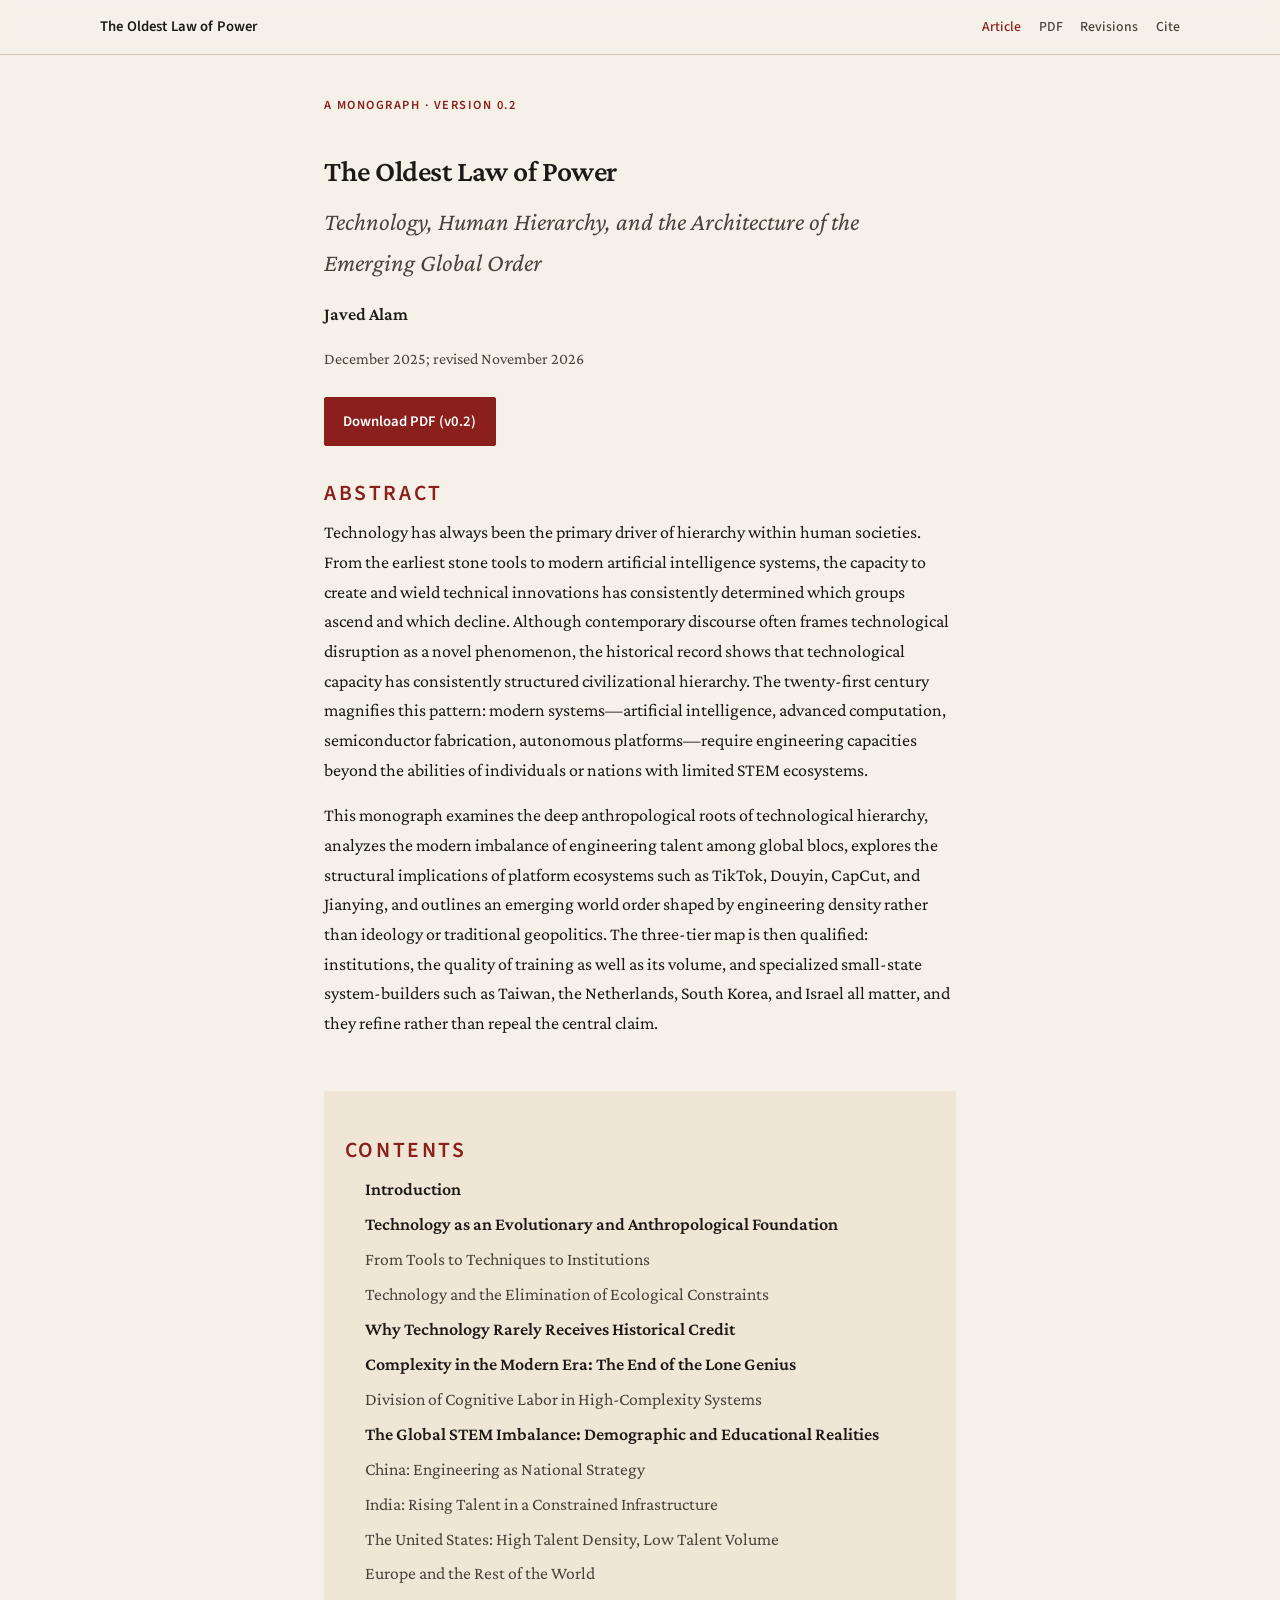
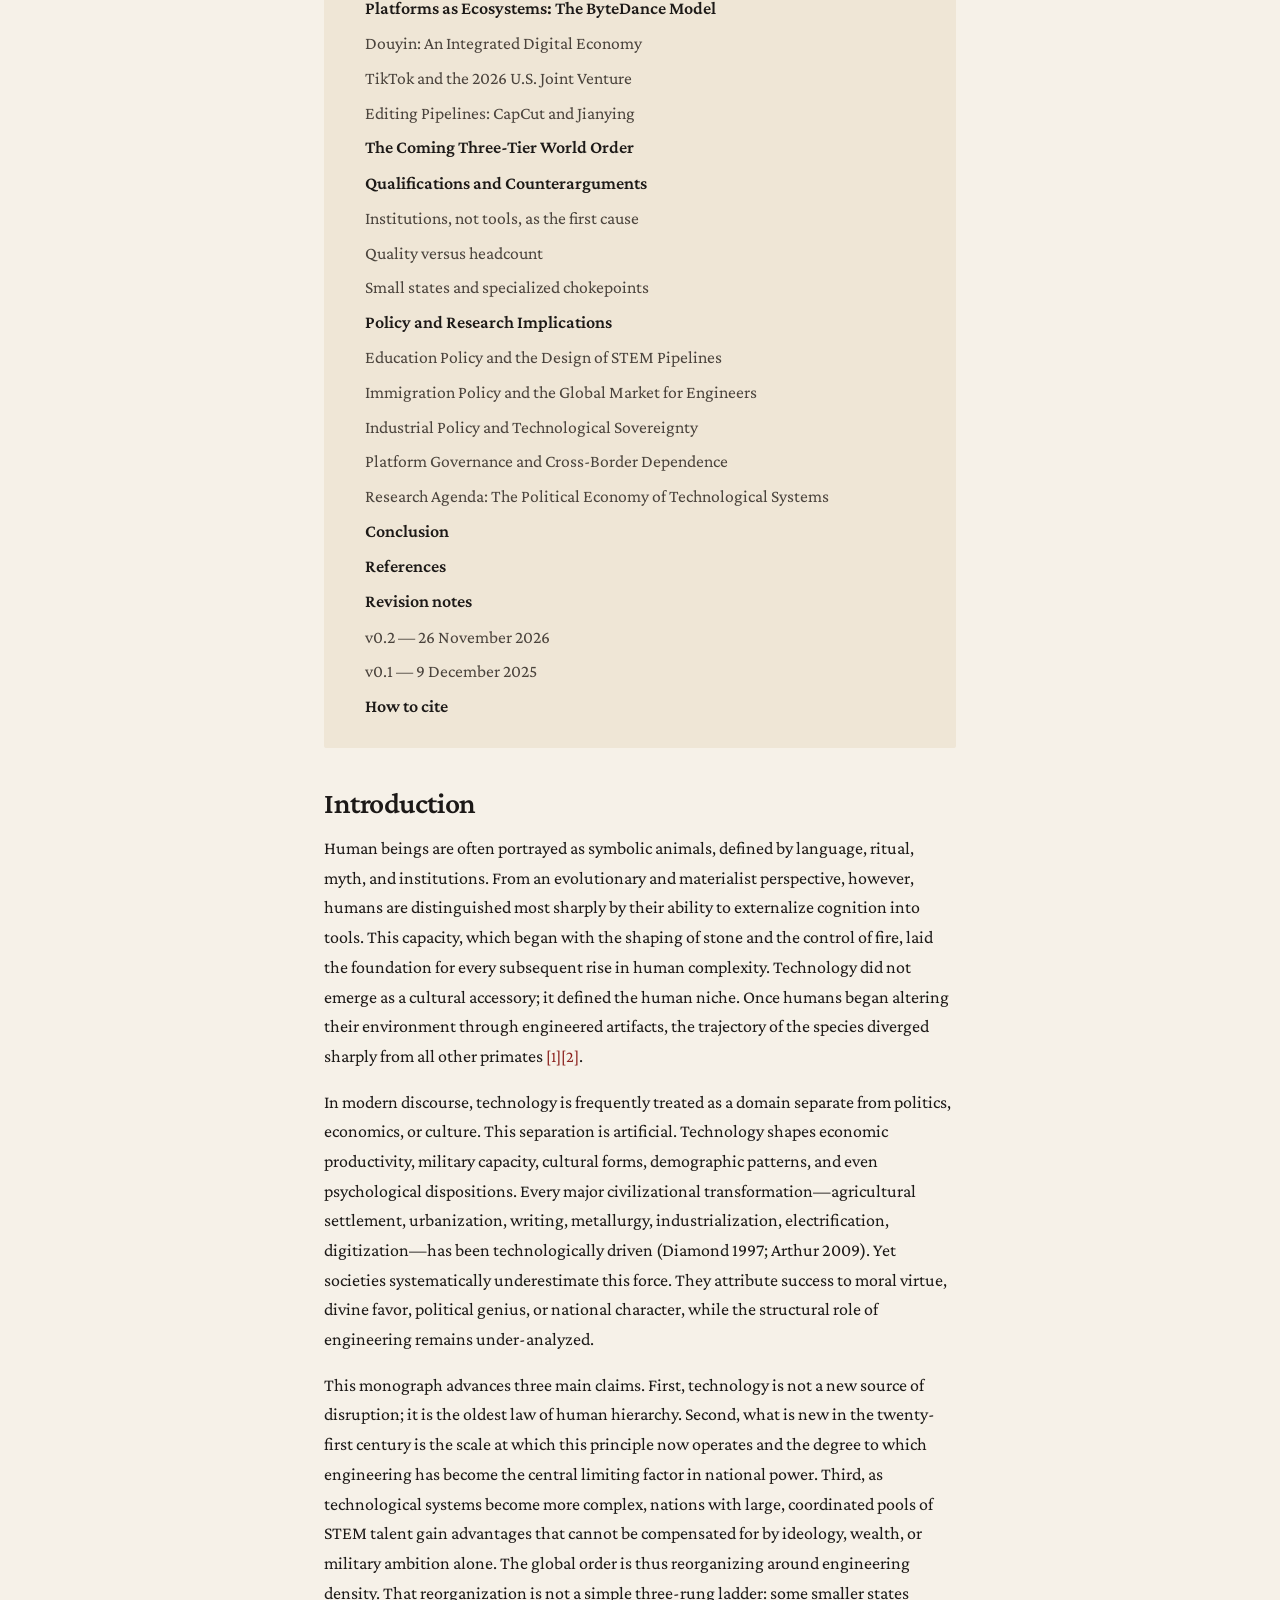
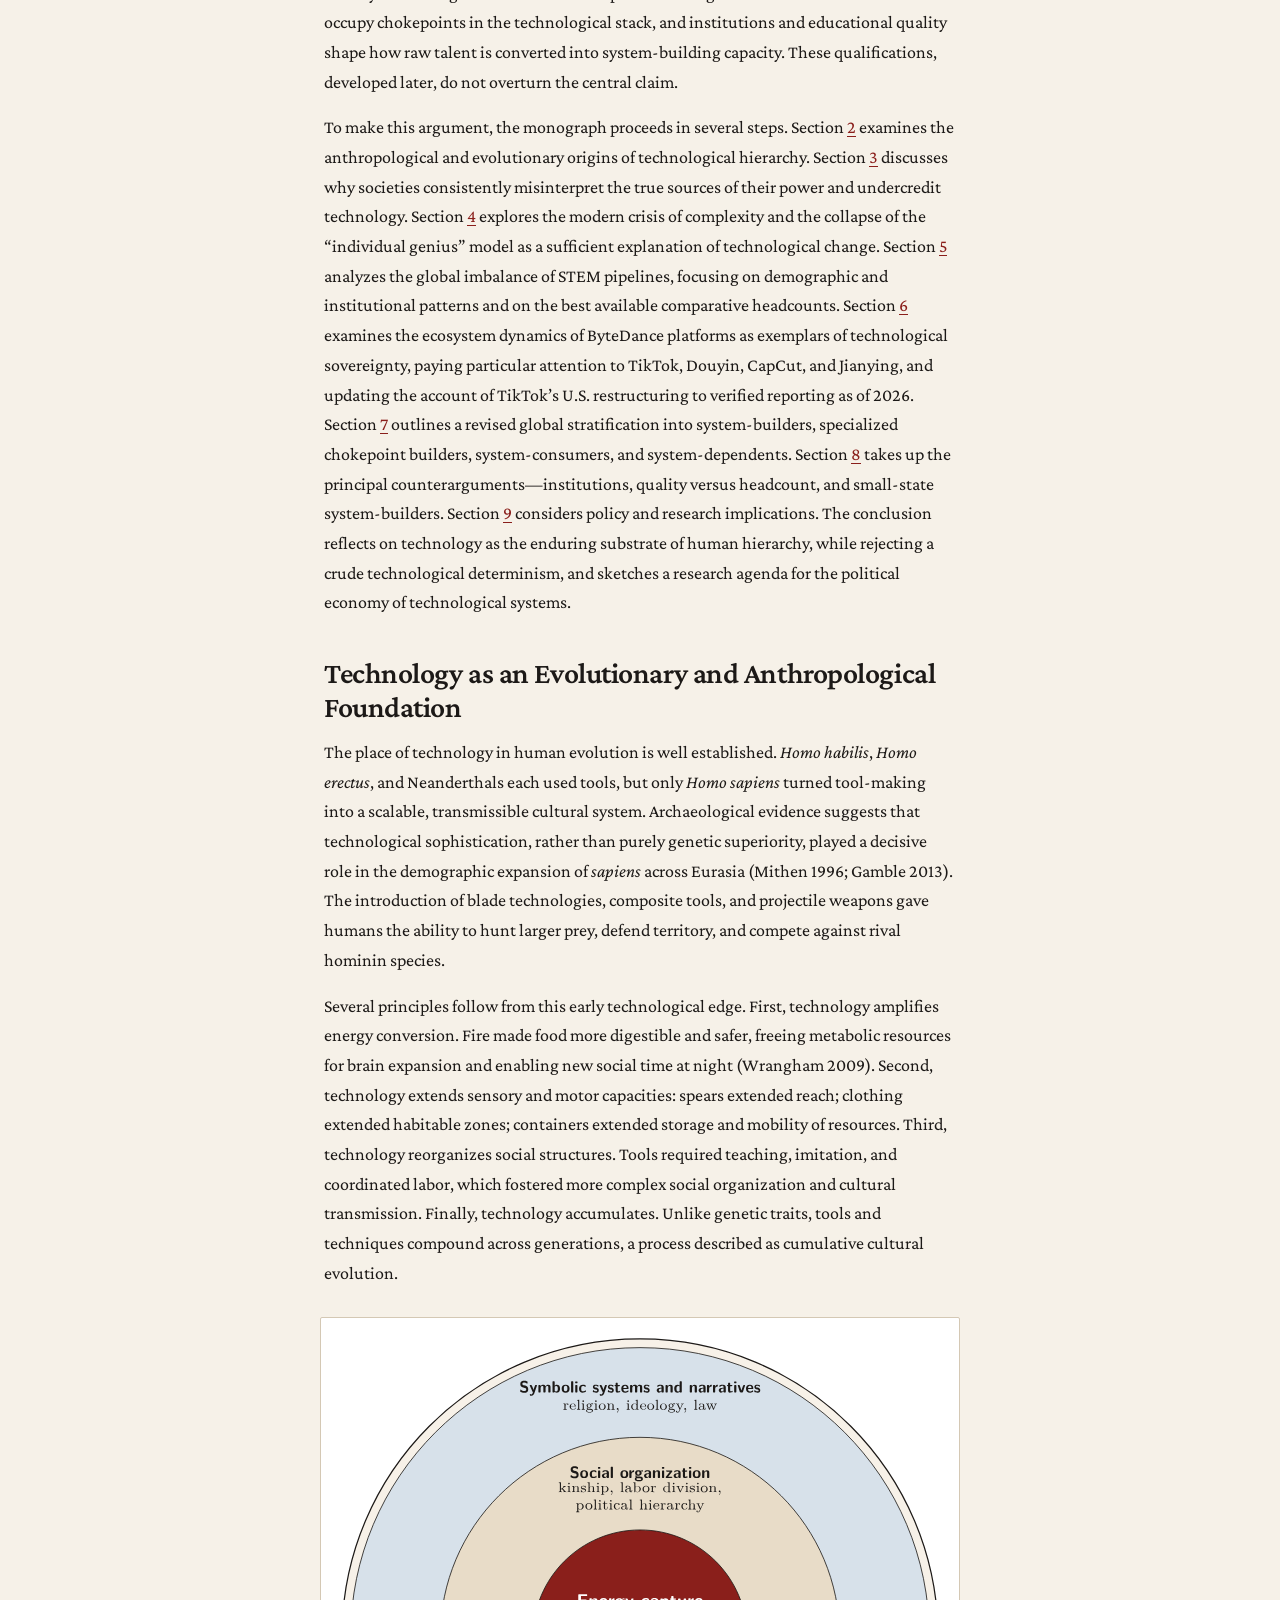
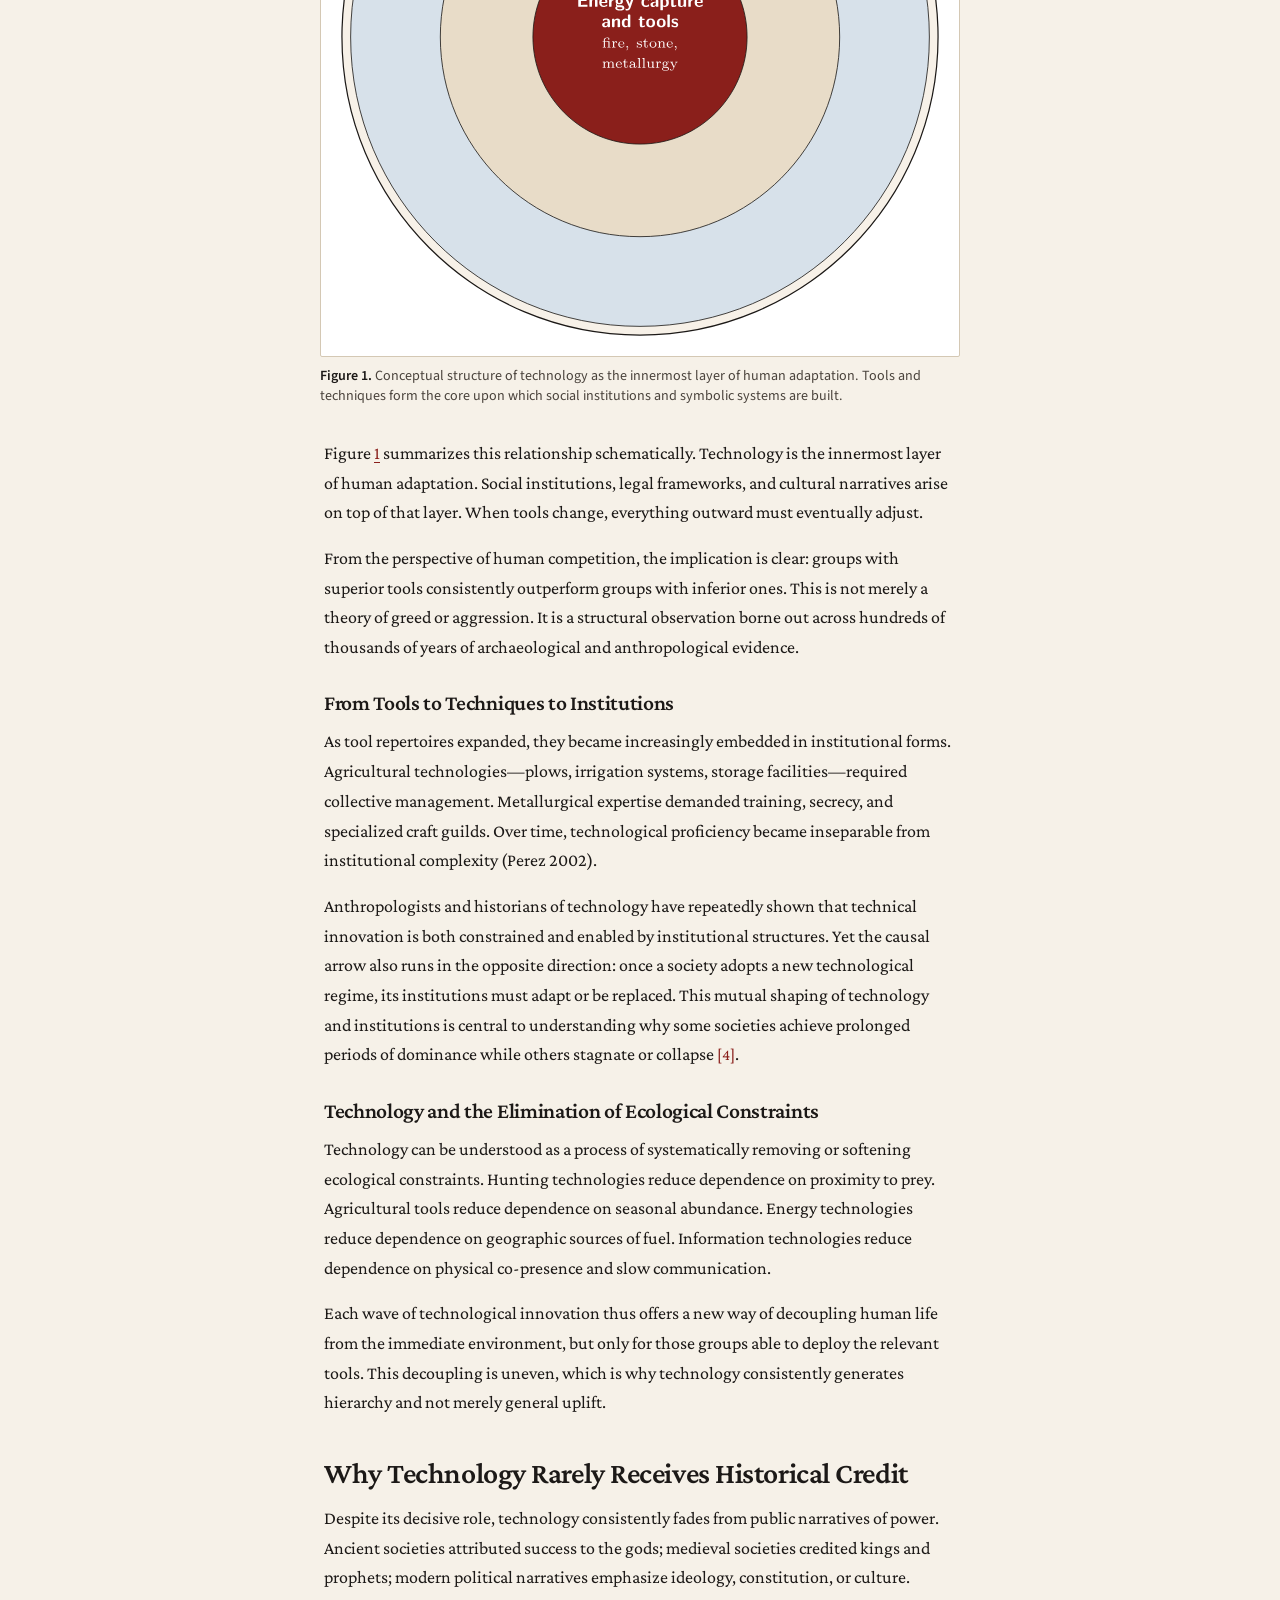
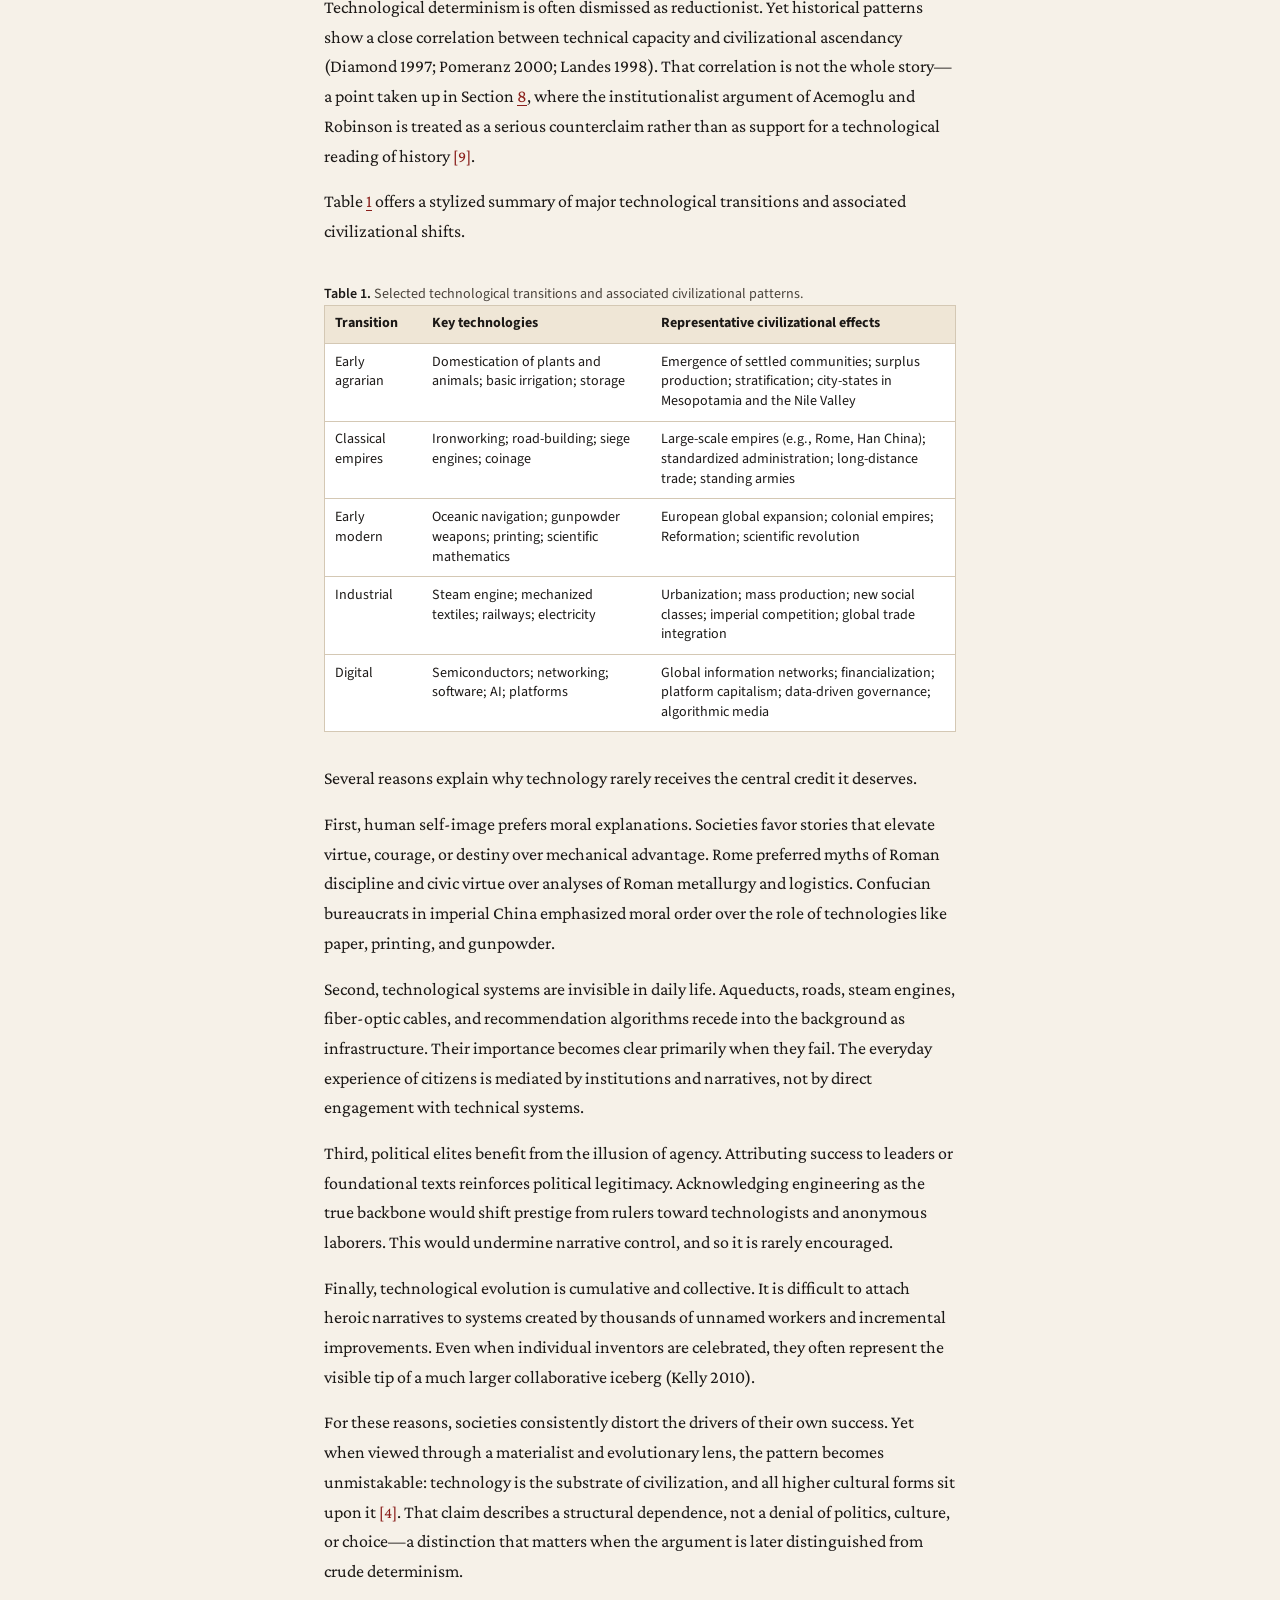
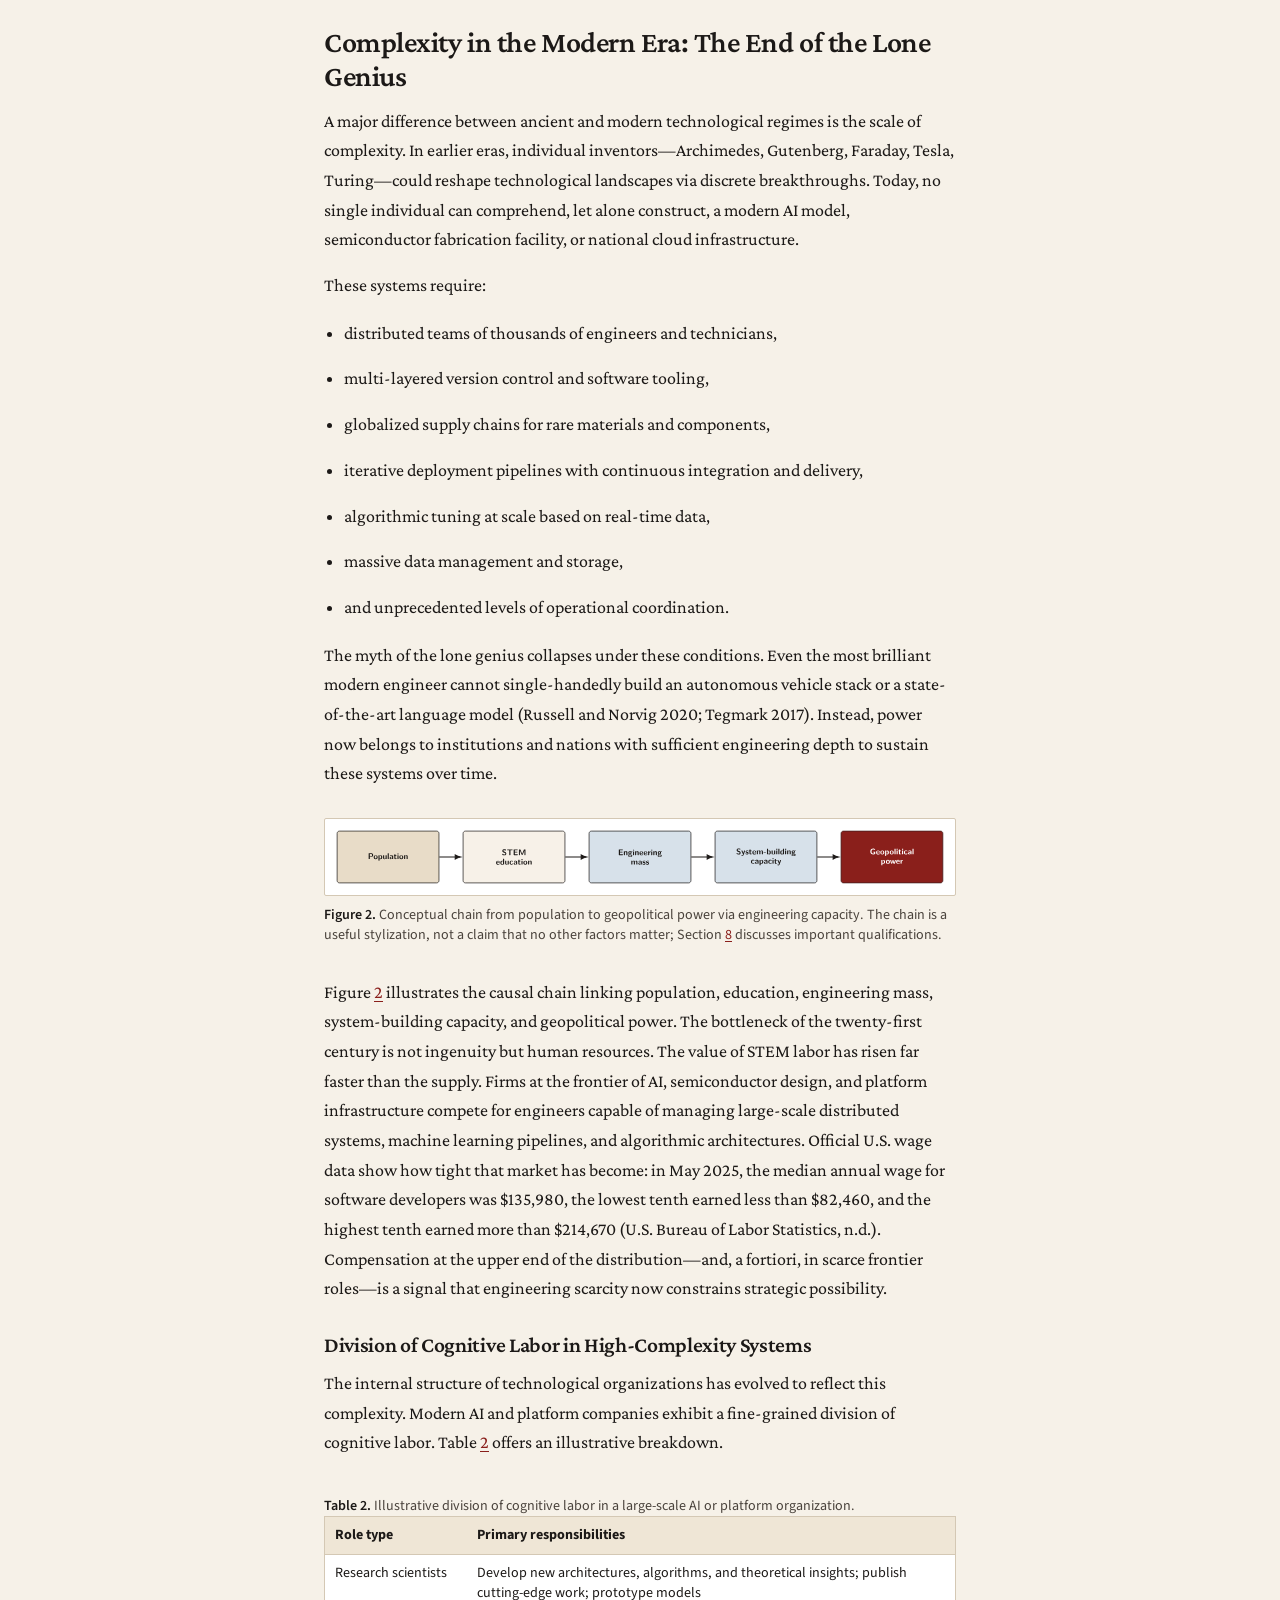
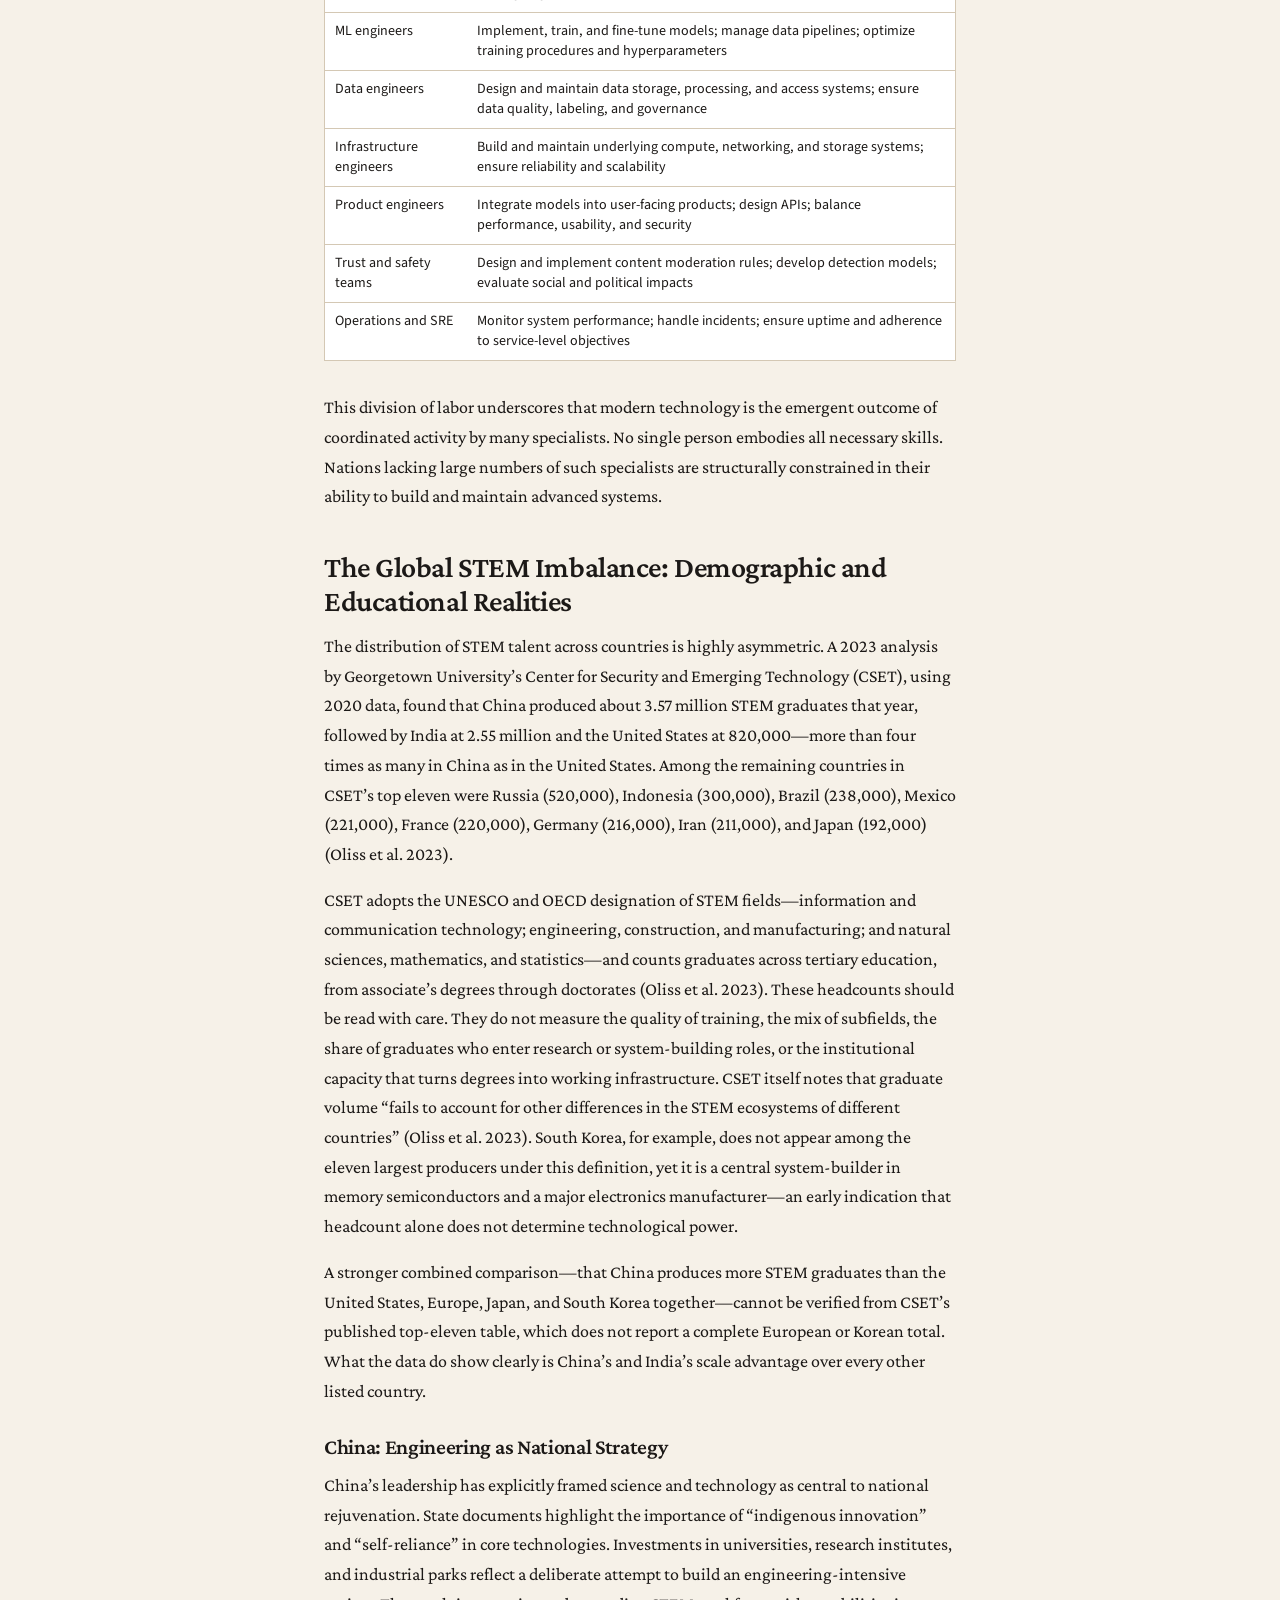
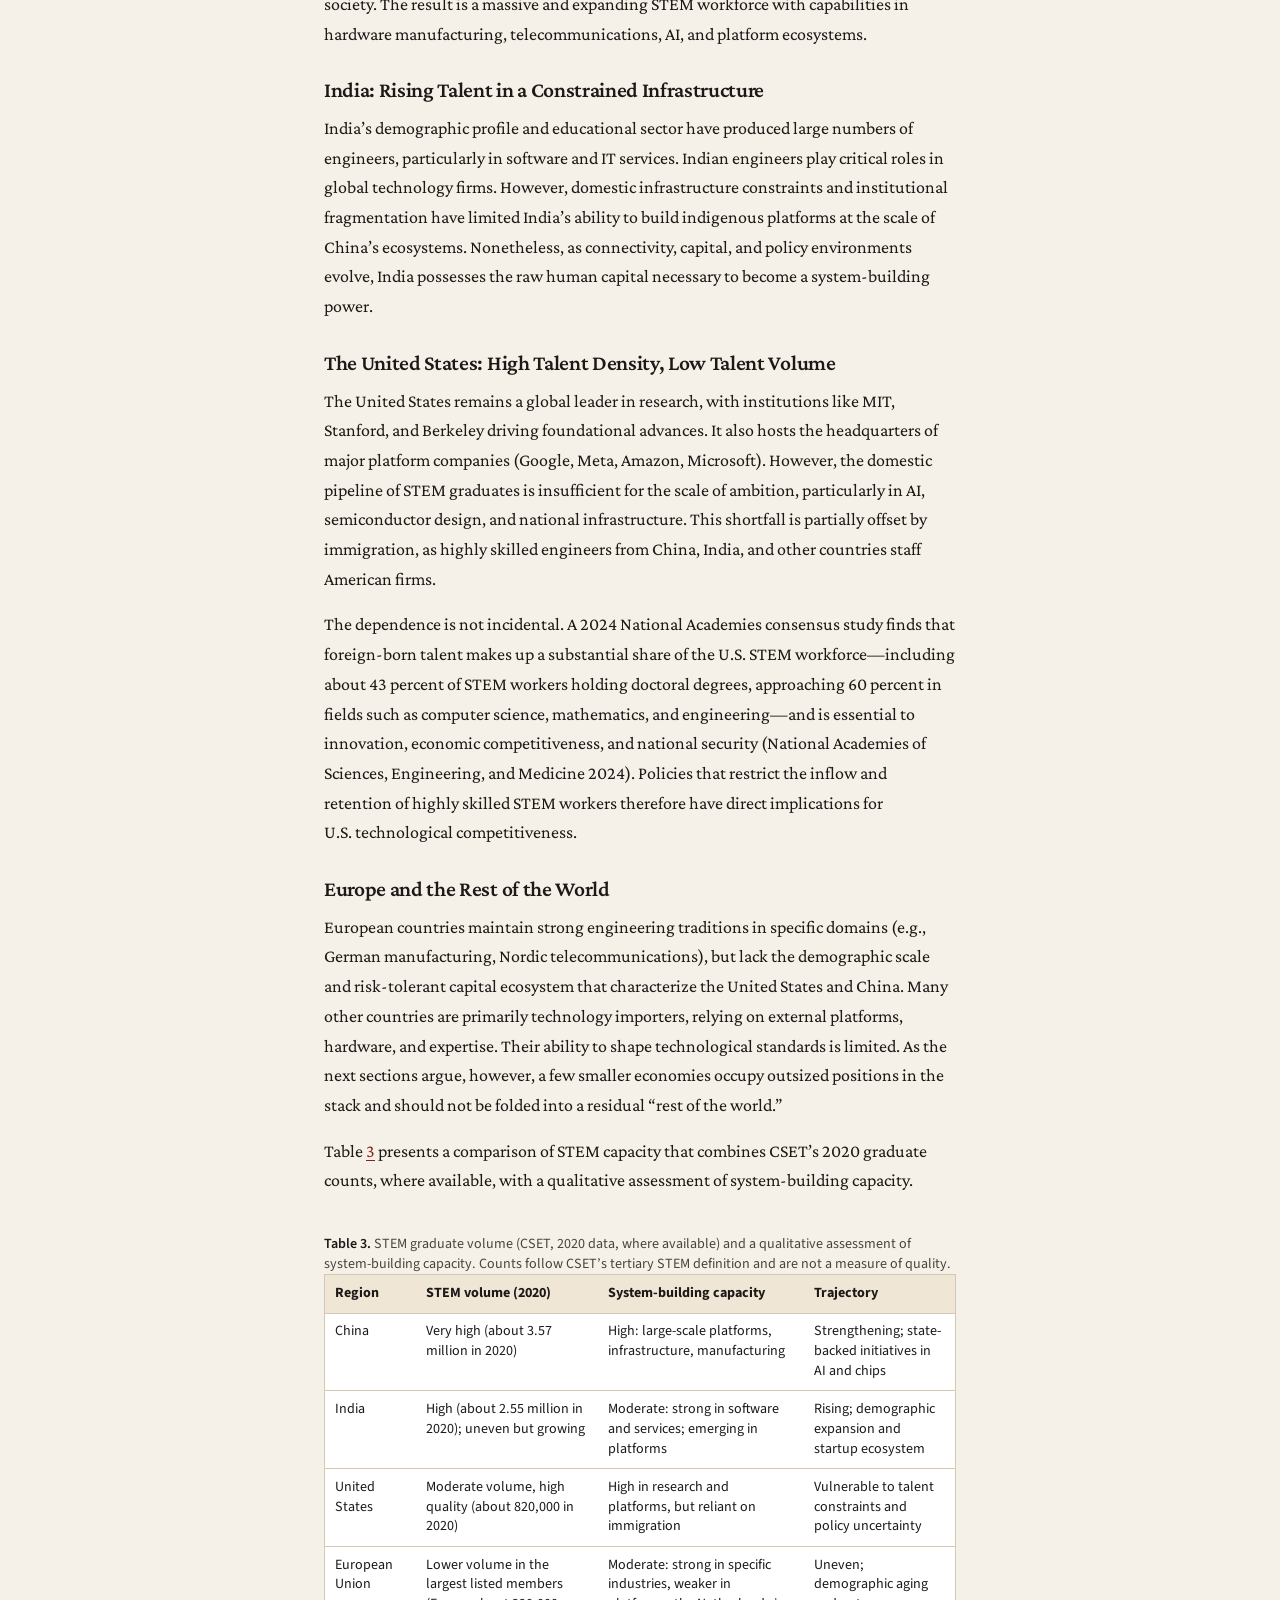
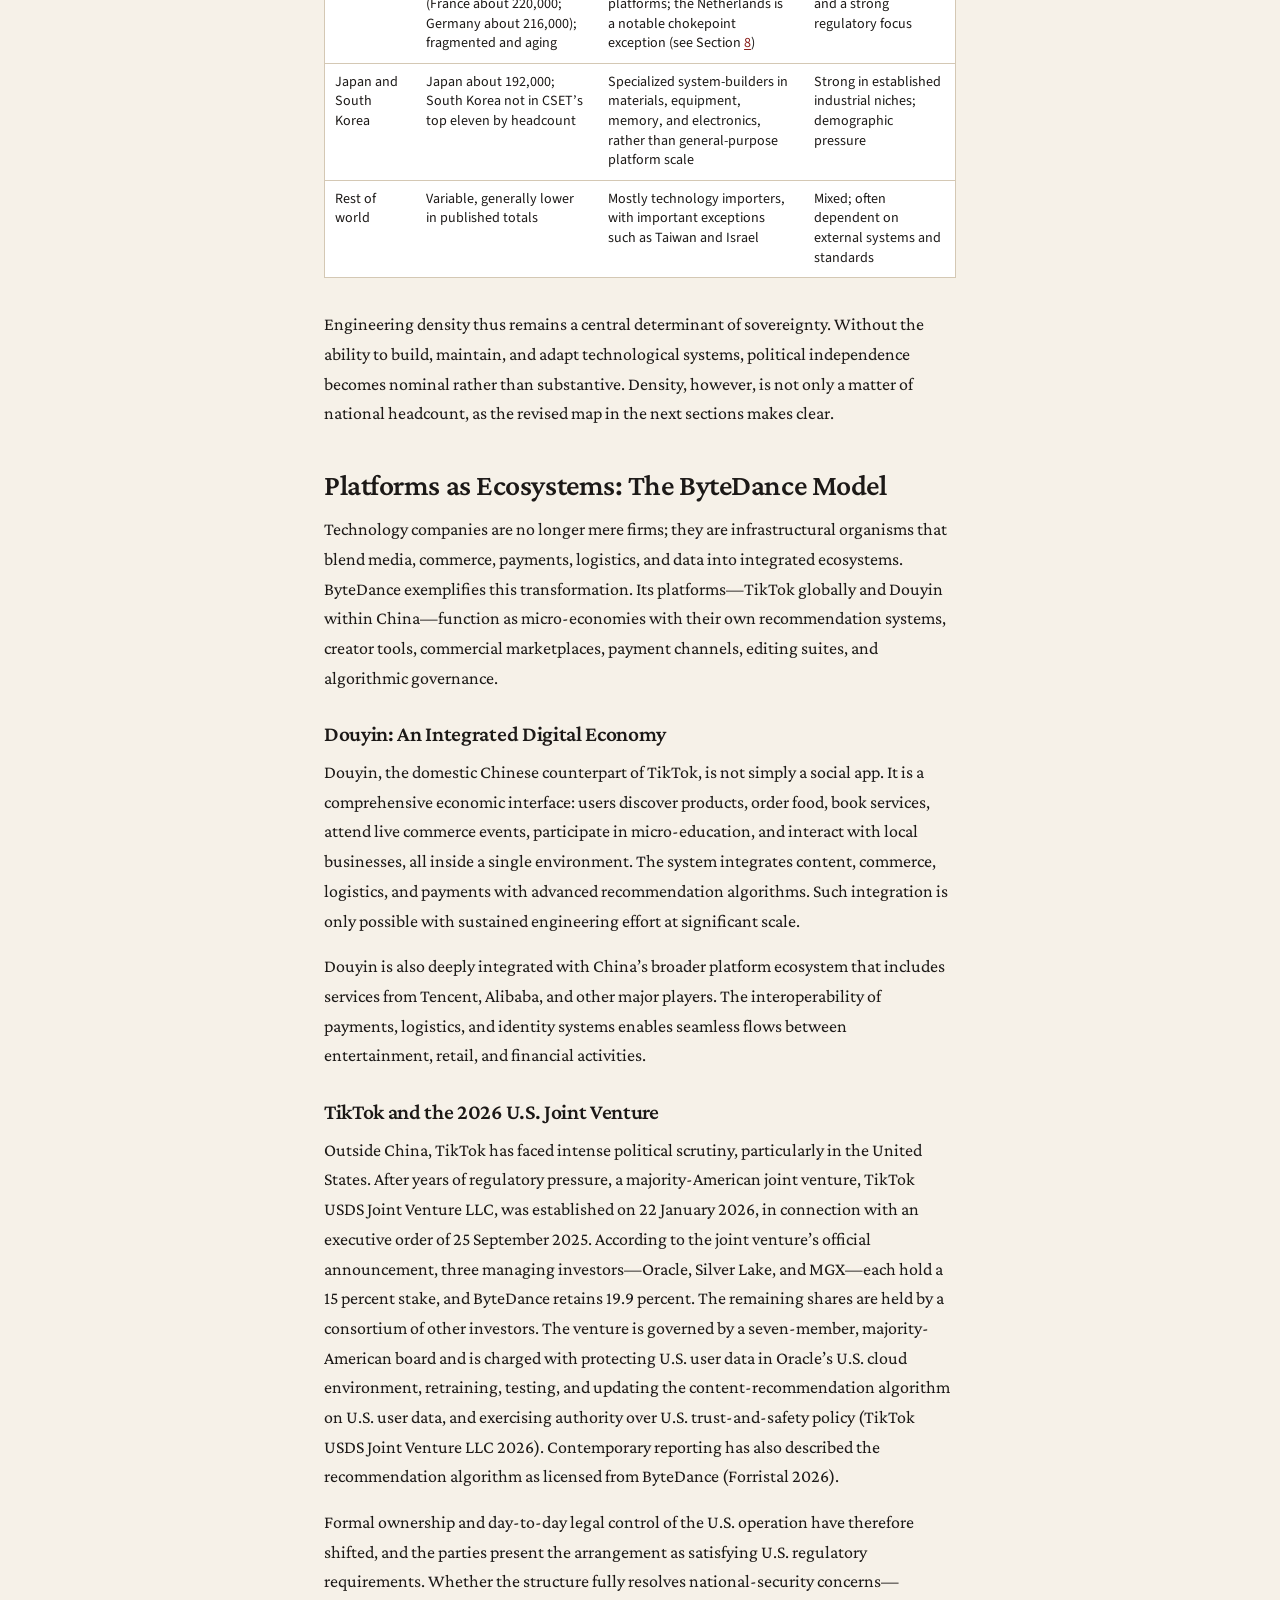
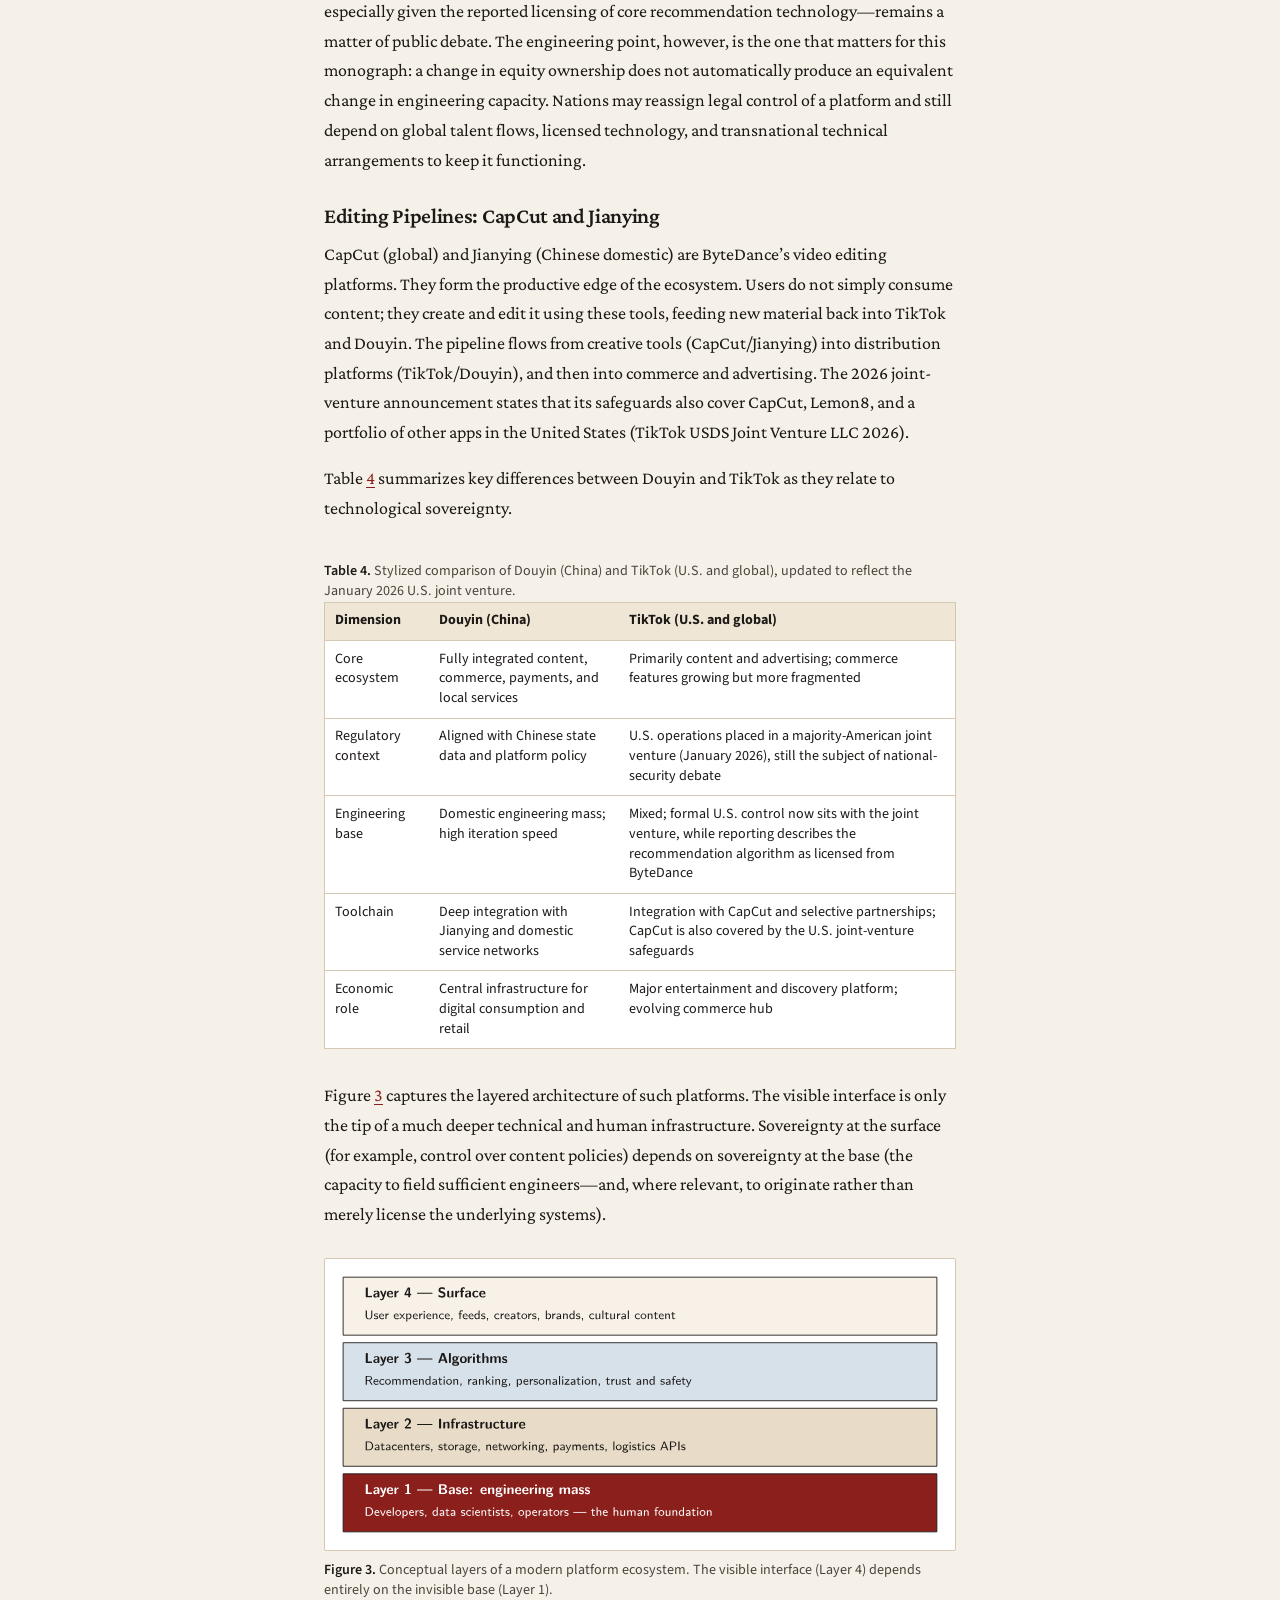
<file: docs/index.html>
<!DOCTYPE html>
<html lang="en">
<head>
  <meta charset="utf-8" />
  <meta name="viewport" content="width=device-width, initial-scale=1" />
  <title>The Oldest Law of Power — Javed Alam</title>
  <meta name="description" content="A monograph on how engineering capacity shapes human hierarchy and the emerging global order, by Javed Alam. Version 0.2." />
  <meta name="author" content="Javed Alam" />
  <meta property="og:title" content="The Oldest Law of Power: Technology, Human Hierarchy, and the Architecture of the Emerging Global Order" />
  <meta property="og:description" content="A monograph by Javed Alam on engineering capacity, technological sovereignty, and geopolitical hierarchy. Version 0.2." />
  <meta property="og:type" content="article" />
  <meta property="og:image" content="assets/social-preview.png" />
  <meta name="twitter:card" content="summary_large_image" />
  <link rel="stylesheet" href="css/style.css" />
  <link rel="canonical" href="https://jalam1001.github.io/Tools-Talent-and-Power-How-Engineering-Capacity-Shapes-Civilizational-Hierarchy/" />
</head>
<body class="essay-page">
  <a class="skip" href="#main">Skip to the essay</a>
  <header class="site-header">
    <div class="inner">
      <a class="wordmark" href="index.html">The Oldest Law of Power</a>
      <nav>
        <a href="index.html" aria-current="page">Article</a>
        <a href="The-Oldest-Law-of-Power-v0.2.pdf">PDF</a>
        <a href="#revisions">Revisions</a>
        <a href="#cite">Cite</a>
      </nav>
    </div>
  </header>
  <article id="main" class="essay">
    <header class="essay-hero">
      <p class="eyebrow">A monograph · Version 0.2</p>
      <h1>The Oldest Law of Power</h1>
      <p class="subtitle">Technology, Human Hierarchy, and the Architecture of the Emerging Global Order</p>
      <p class="byline">Javed Alam</p>
      <p class="dateline">December 2025; revised November 2026</p>
      <div class="actions">
        <a class="btn primary" href="The-Oldest-Law-of-Power-v0.2.pdf">Download PDF (v0.2)</a>
      </div>
    </header>
    <section class="abstract-block" id="abstract">
      <h2>Abstract</h2>
      <p>Technology has always been the primary driver of hierarchy within human societies. From the earliest stone tools to modern artificial intelligence systems, the capacity to create and wield technical innovations has consistently determined which groups ascend and which decline. Although contemporary discourse often frames technological disruption as a novel phenomenon, the historical record shows that technological capacity has consistently structured civilizational hierarchy. The twenty-first century magnifies this pattern: modern systems—artificial intelligence, advanced computation, semiconductor fabrication, autonomous platforms—require engineering capacities beyond the abilities of individuals or nations with limited STEM ecosystems.</p>
      <p>This monograph examines the deep anthropological roots of technological hierarchy, analyzes the modern imbalance of engineering talent among global blocs, explores the structural implications of platform ecosystems such as TikTok, Douyin, CapCut, and Jianying, and outlines an emerging world order shaped by engineering density rather than ideology or traditional geopolitics. The three-tier map is then qualified: institutions, the quality of training as well as its volume, and specialized small-state system-builders such as Taiwan, the Netherlands, South Korea, and Israel all matter, and they refine rather than repeal the central claim.</p>
    </section>
    <nav class="toc" aria-label="Table of contents">
<h2>Contents</h2>
<ol class="toc-list">
<li class="toc-h1"><a href="#introduction">Introduction</a></li>
<li class="toc-h1"><a href="#sec:anthro">Technology as an Evolutionary and Anthropological Foundation</a></li>
<li class="toc-h2"><a href="#from-tools-to-techniques-to-institutions">From Tools to Techniques to Institutions</a></li>
<li class="toc-h2"><a href="#technology-and-the-elimination-of-ecological-constraints">Technology and the Elimination of Ecological Constraints</a></li>
<li class="toc-h1"><a href="#sec:credit">Why Technology Rarely Receives Historical Credit</a></li>
<li class="toc-h1"><a href="#sec:complexity">Complexity in the Modern Era: The End of the Lone Genius</a></li>
<li class="toc-h2"><a href="#division-of-cognitive-labor-in-high-complexity-systems">Division of Cognitive Labor in High-Complexity Systems</a></li>
<li class="toc-h1"><a href="#sec:stem">The Global STEM Imbalance: Demographic and Educational Realities</a></li>
<li class="toc-h2"><a href="#china-engineering-as-national-strategy">China: Engineering as National Strategy</a></li>
<li class="toc-h2"><a href="#india-rising-talent-in-a-constrained-infrastructure">India: Rising Talent in a Constrained Infrastructure</a></li>
<li class="toc-h2"><a href="#the-united-states-high-talent-density-low-talent-volume">The United States: High Talent Density, Low Talent Volume</a></li>
<li class="toc-h2"><a href="#europe-and-the-rest-of-the-world">Europe and the Rest of the World</a></li>
<li class="toc-h1"><a href="#sec:platforms">Platforms as Ecosystems: The ByteDance Model</a></li>
<li class="toc-h2"><a href="#douyin-an-integrated-digital-economy">Douyin: An Integrated Digital Economy</a></li>
<li class="toc-h2"><a href="#tiktok-and-the-2026-u.s.-joint-venture">TikTok and the 2026 U.S. Joint Venture</a></li>
<li class="toc-h2"><a href="#editing-pipelines-capcut-and-jianying">Editing Pipelines: CapCut and Jianying</a></li>
<li class="toc-h1"><a href="#sec:tiers">The Coming Three-Tier World Order</a></li>
<li class="toc-h1"><a href="#sec:counter">Qualifications and Counterarguments</a></li>
<li class="toc-h2"><a href="#institutions-not-tools-as-the-first-cause">Institutions, not tools, as the first cause</a></li>
<li class="toc-h2"><a href="#quality-versus-headcount">Quality versus headcount</a></li>
<li class="toc-h2"><a href="#small-states-and-specialized-chokepoints">Small states and specialized chokepoints</a></li>
<li class="toc-h1"><a href="#sec:policy">Policy and Research Implications</a></li>
<li class="toc-h2"><a href="#education-policy-and-the-design-of-stem-pipelines">Education Policy and the Design of STEM Pipelines</a></li>
<li class="toc-h2"><a href="#immigration-policy-and-the-global-market-for-engineers">Immigration Policy and the Global Market for Engineers</a></li>
<li class="toc-h2"><a href="#industrial-policy-and-technological-sovereignty">Industrial Policy and Technological Sovereignty</a></li>
<li class="toc-h2"><a href="#platform-governance-and-cross-border-dependence">Platform Governance and Cross-Border Dependence</a></li>
<li class="toc-h2"><a href="#research-agenda-the-political-economy-of-technological-systems">Research Agenda: The Political Economy of Technological Systems</a></li>
<li class="toc-h1"><a href="#conclusion">Conclusion</a></li>
<li class="toc-h1"><a href="#references">References</a></li>
<li class="toc-h1"><a href="#revisions">Revision notes</a></li>
<li class="toc-h2"><a href="#revision-v0-2">v0.2 — 26 November 2026</a></li>
<li class="toc-h2"><a href="#revision-v0-1">v0.1 — 9 December 2025</a></li>
<li class="toc-h1"><a href="#cite">How to cite</a></li>
</ol></nav>
    
<h1 id="introduction">Introduction</h1>
<p>Human beings are often portrayed as symbolic animals, defined by
language, ritual, myth, and institutions. From an evolutionary and
materialist perspective, however, humans are distinguished most sharply
by their ability to externalize cognition into tools. This capacity,
which began with the shaping of stone and the control of fire, laid the
foundation for every subsequent rise in human complexity. Technology did
not emerge as a cultural accessory; it defined the human niche. Once
humans began altering their environment through engineered artifacts,
the trajectory of the species diverged sharply from all other primates
<span class="cites"><a class="cite" href="#ref-mithen1996">[1]</a><a class="cite" href="#ref-gamble2013">[2]</a></span>.</p>
<p>In modern discourse, technology is frequently treated as a domain
separate from politics, economics, or culture. This separation is
artificial. Technology shapes economic productivity, military capacity,
cultural forms, demographic patterns, and even psychological
dispositions. Every major civilizational transformation—agricultural
settlement, urbanization, writing, metallurgy, industrialization,
electrification, digitization—has been technologically driven <span
class="citation" data-cites="diamond1997 arthur2009">(Diamond 1997;
Arthur 2009)</span>. Yet societies systematically underestimate this
force. They attribute success to moral virtue, divine favor, political
genius, or national character, while the structural role of engineering
remains under-analyzed.</p>
<p>This monograph advances three main claims. First, technology is not a
new source of disruption; it is the oldest law of human hierarchy.
Second, what is new in the twenty-first century is the scale at which
this principle now operates and the degree to which engineering has
become the central limiting factor in national power. Third, as
technological systems become more complex, nations with large,
coordinated pools of STEM talent gain advantages that cannot be
compensated for by ideology, wealth, or military ambition alone. The
global order is thus reorganizing around engineering density. That
reorganization is not a simple three-rung ladder: some smaller states
occupy chokepoints in the technological stack, and institutions and
educational quality shape how raw talent is converted into
system-building capacity. These qualifications, developed later, do not
overturn the central claim.</p>
<p>To make this argument, the monograph proceeds in several steps.
Section <a href="#sec:anthro" class="xref">2</a> examines the anthropological and
evolutionary origins of technological hierarchy. Section <a href="#sec:credit" class="xref">3</a> discusses why societies consistently
misinterpret the true sources of their power and undercredit technology.
Section <a href="#sec:complexity" class="xref">4</a> explores the modern crisis of
complexity and the collapse of the “individual genius” model as a
sufficient explanation of technological change. Section <a href="#sec:stem" class="xref">5</a> analyzes the global imbalance of STEM
pipelines, focusing on demographic and institutional patterns and on the
best available comparative headcounts. Section <a href="#sec:platforms" class="xref">6</a> examines
the ecosystem dynamics of ByteDance platforms as exemplars of
technological sovereignty, paying particular attention to TikTok,
Douyin, CapCut, and Jianying, and updating the account of TikTok’s
U.S. restructuring to verified reporting as of 2026. Section <a href="#sec:tiers" class="xref">7</a> outlines a revised global
stratification into system-builders, specialized chokepoint builders,
system-consumers, and system-dependents. Section <a href="#sec:counter" class="xref">8</a> takes up
the principal counterarguments—institutions, quality versus headcount,
and small-state system-builders. Section <a href="#sec:policy" class="xref">9</a> considers
policy and research implications. The conclusion reflects on technology
as the enduring substrate of human hierarchy, while rejecting a crude
technological determinism, and sketches a research agenda for the
political economy of technological systems.</p>
<h1 id="sec:anthro">Technology as an Evolutionary and Anthropological
Foundation</h1>
<p>The place of technology in human evolution is well established.
<em>Homo habilis</em>, <em>Homo erectus</em>, and Neanderthals each used
tools, but only <em>Homo sapiens</em> turned tool-making into a
scalable, transmissible cultural system. Archaeological evidence
suggests that technological sophistication, rather than purely genetic
superiority, played a decisive role in the demographic expansion of
<em>sapiens</em> across Eurasia <span class="citation"
data-cites="mithen1996 gamble2013">(Mithen 1996; Gamble 2013)</span>.
The introduction of blade technologies, composite tools, and projectile
weapons gave humans the ability to hunt larger prey, defend territory,
and compete against rival hominin species.</p>
<p>Several principles follow from this early technological edge. First,
technology amplifies energy conversion. Fire made food more digestible
and safer, freeing metabolic resources for brain expansion and enabling
new social time at night <span class="citation"
data-cites="wrangham2009">(Wrangham 2009)</span>. Second, technology
extends sensory and motor capacities: spears extended reach; clothing
extended habitable zones; containers extended storage and mobility of
resources. Third, technology reorganizes social structures. Tools
required teaching, imitation, and coordinated labor, which fostered more
complex social organization and cultural transmission. Finally,
technology accumulates. Unlike genetic traits, tools and techniques
compound across generations, a process described as cumulative cultural
evolution.</p>
<figure class="diagram" id="fig:niche"><img src="figures/fig1-niche.svg" alt="Conceptual structure of technology as the innermost layer of human adaptation. Tools and techniques form the core upon which social institutions and symbolic systems are built." /><figcaption><span class="fig-label">Figure 1.</span> Conceptual structure of technology as the innermost layer of human adaptation. Tools and techniques form the core upon which social institutions and symbolic systems are built.</figcaption></figure>
<p>Figure <a href="#fig:niche" class="xref">1</a> summarizes this relationship
schematically. Technology is the innermost layer of human adaptation.
Social institutions, legal frameworks, and cultural narratives arise on
top of that layer. When tools change, everything outward must eventually
adjust.</p>
<p>From the perspective of human competition, the implication is clear:
groups with superior tools consistently outperform groups with inferior
ones. This is not merely a theory of greed or aggression. It is a
structural observation borne out across hundreds of thousands of years
of archaeological and anthropological evidence.</p>
<h2 id="from-tools-to-techniques-to-institutions">From Tools to
Techniques to Institutions</h2>
<p>As tool repertoires expanded, they became increasingly embedded in
institutional forms. Agricultural technologies—plows, irrigation
systems, storage facilities—required collective management.
Metallurgical expertise demanded training, secrecy, and specialized
craft guilds. Over time, technological proficiency became inseparable
from institutional complexity <span class="citation"
data-cites="perez2002">(Perez 2002)</span>.</p>
<p>Anthropologists and historians of technology have repeatedly shown
that technical innovation is both constrained and enabled by
institutional structures. Yet the causal arrow also runs in the opposite
direction: once a society adopts a new technological regime, its
institutions must adapt or be replaced. This mutual shaping of
technology and institutions is central to understanding why some
societies achieve prolonged periods of dominance while others stagnate
or collapse <a class="cite" href="#ref-arthur2009">[4]</a>.</p>
<h2
id="technology-and-the-elimination-of-ecological-constraints">Technology
and the Elimination of Ecological Constraints</h2>
<p>Technology can be understood as a process of systematically removing
or softening ecological constraints. Hunting technologies reduce
dependence on proximity to prey. Agricultural tools reduce dependence on
seasonal abundance. Energy technologies reduce dependence on geographic
sources of fuel. Information technologies reduce dependence on physical
co-presence and slow communication.</p>
<p>Each wave of technological innovation thus offers a new way of
decoupling human life from the immediate environment, but only for those
groups able to deploy the relevant tools. This decoupling is uneven,
which is why technology consistently generates hierarchy and not merely
general uplift.</p>
<h1 id="sec:credit">Why Technology Rarely Receives Historical
Credit</h1>
<p>Despite its decisive role, technology consistently fades from public
narratives of power. Ancient societies attributed success to the gods;
medieval societies credited kings and prophets; modern political
narratives emphasize ideology, constitution, or culture. Technological
determinism is often dismissed as reductionist. Yet historical patterns
show a close correlation between technical capacity and civilizational
ascendancy <span class="citation"
data-cites="diamond1997 pomeranz2000 landes1998">(Diamond 1997; Pomeranz
2000; Landes 1998)</span>. That correlation is not the whole story—a
point taken up in Section <a href="#sec:counter" class="xref">8</a>, where the
institutionalist argument of Acemoglu and Robinson is treated as a
serious counterclaim rather than as support for a technological reading
of history <a class="cite" href="#ref-acemoglu2012">[9]</a>.</p>
<p>Table <a href="#tab:transitions" class="xref">1</a> offers a stylized
summary of major technological transitions and associated civilizational
shifts.</p>
<figure class="table-wrap" id="table-1"><figcaption><span class="fig-label">Table 1.</span> Selected technological transitions and associated civilizational patterns.</figcaption><table id="tab-1"><thead><tr><th><strong>Transition</strong></th><th><strong>Key technologies</strong></th><th><strong>Representative civilizational effects</strong></th></tr></thead><tbody><tr><td>Early agrarian</td><td>Domestication of plants and animals; basic irrigation; storage</td><td>Emergence of settled communities; surplus production; stratification; city-states in Mesopotamia and the Nile Valley</td></tr><tr><td>Classical empires</td><td>Ironworking; road-building; siege engines; coinage</td><td>Large-scale empires (e.g., Rome, Han China); standardized administration; long-distance trade; standing armies</td></tr><tr><td>Early modern</td><td>Oceanic navigation; gunpowder weapons; printing; scientific mathematics</td><td>European global expansion; colonial empires; Reformation; scientific revolution</td></tr><tr><td>Industrial</td><td>Steam engine; mechanized textiles; railways; electricity</td><td>Urbanization; mass production; new social classes; imperial competition; global trade integration</td></tr><tr><td>Digital</td><td>Semiconductors; networking; software; AI; platforms</td><td>Global information networks; financialization; platform capitalism; data-driven governance; algorithmic media</td></tr></tbody></table></figure>
<p>Several reasons explain why technology rarely receives the central
credit it deserves.</p>
<p>First, human self-image prefers moral explanations. Societies favor
stories that elevate virtue, courage, or destiny over mechanical
advantage. Rome preferred myths of Roman discipline and civic virtue
over analyses of Roman metallurgy and logistics. Confucian bureaucrats
in imperial China emphasized moral order over the role of technologies
like paper, printing, and gunpowder.</p>
<p>Second, technological systems are invisible in daily life. Aqueducts,
roads, steam engines, fiber-optic cables, and recommendation algorithms
recede into the background as infrastructure. Their importance becomes
clear primarily when they fail. The everyday experience of citizens is
mediated by institutions and narratives, not by direct engagement with
technical systems.</p>
<p>Third, political elites benefit from the illusion of agency.
Attributing success to leaders or foundational texts reinforces
political legitimacy. Acknowledging engineering as the true backbone
would shift prestige from rulers toward technologists and anonymous
laborers. This would undermine narrative control, and so it is rarely
encouraged.</p>
<p>Finally, technological evolution is cumulative and collective. It is
difficult to attach heroic narratives to systems created by thousands of
unnamed workers and incremental improvements. Even when individual
inventors are celebrated, they often represent the visible tip of a much
larger collaborative iceberg <span class="citation"
data-cites="kelly2010">(Kelly 2010)</span>.</p>
<p>For these reasons, societies consistently distort the drivers of
their own success. Yet when viewed through a materialist and
evolutionary lens, the pattern becomes unmistakable: technology is the
substrate of civilization, and all higher cultural forms sit upon it
<a class="cite" href="#ref-arthur2009">[4]</a>.
That claim describes a structural dependence, not a denial of politics,
culture, or choice—a distinction that matters when the argument is later
distinguished from crude determinism.</p>
<h1 id="sec:complexity">Complexity in the Modern Era: The End of the
Lone Genius</h1>
<p>A major difference between ancient and modern technological regimes
is the scale of complexity. In earlier eras, individual
inventors—Archimedes, Gutenberg, Faraday, Tesla, Turing—could reshape
technological landscapes via discrete breakthroughs. Today, no single
individual can comprehend, let alone construct, a modern AI model,
semiconductor fabrication facility, or national cloud
infrastructure.</p>
<p>These systems require:</p>
<ul>
<li><p>distributed teams of thousands of engineers and
technicians,</p></li>
<li><p>multi-layered version control and software tooling,</p></li>
<li><p>globalized supply chains for rare materials and
components,</p></li>
<li><p>iterative deployment pipelines with continuous integration and
delivery,</p></li>
<li><p>algorithmic tuning at scale based on real-time data,</p></li>
<li><p>massive data management and storage,</p></li>
<li><p>and unprecedented levels of operational coordination.</p></li>
</ul>
<p>The myth of the lone genius collapses under these conditions. Even
the most brilliant modern engineer cannot single-handedly build an
autonomous vehicle stack or a state-of-the-art language model <span
class="citation" data-cites="russell2020 tegmark2017">(Russell and
Norvig 2020; Tegmark 2017)</span>. Instead, power now belongs to
institutions and nations with sufficient engineering depth to sustain
these systems over time.</p>
<figure class="diagram wide" id="fig:chain"><img src="figures/fig2-chain.svg" alt="Conceptual chain from population to geopolitical power via engineering capacity. The chain is a useful stylization, not a claim that no other factors matter; Section 8 discusses important qualifications." /><figcaption><span class="fig-label">Figure 2.</span> Conceptual chain from population to geopolitical power via engineering capacity. The chain is a useful stylization, not a claim that no other factors matter; Section <a href="#sec:counter" class="xref">8</a> discusses important qualifications.</figcaption></figure>
<p>Figure <a href="#fig:chain" class="xref">2</a> illustrates the causal chain linking
population, education, engineering mass, system-building capacity, and
geopolitical power. The bottleneck of the twenty-first century is not
ingenuity but human resources. The value of STEM labor has risen far
faster than the supply. Firms at the frontier of AI, semiconductor
design, and platform infrastructure compete for engineers capable of
managing large-scale distributed systems, machine learning pipelines,
and algorithmic architectures. Official U.S. wage data show how tight
that market has become: in May 2025, the median annual wage for software
developers was $135<span>,</span>980, the lowest tenth earned less than
$82<span>,</span>460, and the highest tenth earned more than
$214<span>,</span>670 <span class="citation"
data-cites="bls2025sd">(U.S. Bureau of Labor Statistics, n.d.)</span>.
Compensation at the upper end of the distribution—and, a fortiori, in
scarce frontier roles—is a signal that engineering scarcity now
constrains strategic possibility.</p>
<h2 id="division-of-cognitive-labor-in-high-complexity-systems">Division
of Cognitive Labor in High-Complexity Systems</h2>
<p>The internal structure of technological organizations has evolved to
reflect this complexity. Modern AI and platform companies exhibit a
fine-grained division of cognitive labor. Table <a href="#tab:labor" class="xref">2</a>
offers an illustrative breakdown.</p>
<figure class="table-wrap" id="table-2"><figcaption><span class="fig-label">Table 2.</span> Illustrative division of cognitive labor in a large-scale AI or platform organization.</figcaption><table id="tab-2"><thead><tr><th><strong>Role type</strong></th><th><strong>Primary responsibilities</strong></th></tr></thead><tbody><tr><td>Research scientists</td><td>Develop new architectures, algorithms, and theoretical insights; publish cutting-edge work; prototype models</td></tr><tr><td>ML engineers</td><td>Implement, train, and fine-tune models; manage data pipelines; optimize training procedures and hyperparameters</td></tr><tr><td>Data engineers</td><td>Design and maintain data storage, processing, and access systems; ensure data quality, labeling, and governance</td></tr><tr><td>Infrastructure engineers</td><td>Build and maintain underlying compute, networking, and storage systems; ensure reliability and scalability</td></tr><tr><td>Product engineers</td><td>Integrate models into user-facing products; design APIs; balance performance, usability, and security</td></tr><tr><td>Trust and safety teams</td><td>Design and implement content moderation rules; develop detection models; evaluate social and political impacts</td></tr><tr><td>Operations and SRE</td><td>Monitor system performance; handle incidents; ensure uptime and adherence to service-level objectives</td></tr></tbody></table></figure>
<p>This division of labor underscores that modern technology is the
emergent outcome of coordinated activity by many specialists. No single
person embodies all necessary skills. Nations lacking large numbers of
such specialists are structurally constrained in their ability to build
and maintain advanced systems.</p>
<h1 id="sec:stem">The Global STEM Imbalance: Demographic and Educational
Realities</h1>
<p>The distribution of STEM talent across countries is highly
asymmetric. A 2023 analysis by Georgetown University’s Center for
Security and Emerging Technology (CSET), using 2020 data, found that
China produced about 3.57 million STEM graduates that year, followed by
India at 2.55 million and the United States at 820<span>,</span>000—more
than four times as many in China as in the United States. Among the
remaining countries in CSET’s top eleven were Russia
(520<span>,</span>000), Indonesia (300<span>,</span>000), Brazil
(238<span>,</span>000), Mexico (221<span>,</span>000), France
(220<span>,</span>000), Germany (216<span>,</span>000), Iran
(211<span>,</span>000), and Japan (192<span>,</span>000) <span
class="citation" data-cites="oliss2023">(Oliss et al. 2023)</span>.</p>
<p>CSET adopts the UNESCO and OECD designation of STEM
fields—information and communication technology; engineering,
construction, and manufacturing; and natural sciences, mathematics, and
statistics—and counts graduates across tertiary education, from
associate’s degrees through doctorates <span class="citation"
data-cites="oliss2023">(Oliss et al. 2023)</span>. These headcounts
should be read with care. They do not measure the quality of training,
the mix of subfields, the share of graduates who enter research or
system-building roles, or the institutional capacity that turns degrees
into working infrastructure. CSET itself notes that graduate volume
“fails to account for other differences in the STEM ecosystems of
different countries” <span class="citation"
data-cites="oliss2023">(Oliss et al. 2023)</span>. South Korea, for
example, does not appear among the eleven largest producers under this
definition, yet it is a central system-builder in memory semiconductors
and a major electronics manufacturer—an early indication that headcount
alone does not determine technological power.</p>
<p>A stronger combined comparison—that China produces more STEM
graduates than the United States, Europe, Japan, and South Korea
together—cannot be verified from CSET’s published top-eleven table,
which does not report a complete European or Korean total. What the data
do show clearly is China’s and India’s scale advantage over every other
listed country.</p>
<h2 id="china-engineering-as-national-strategy">China: Engineering as
National Strategy</h2>
<p>China’s leadership has explicitly framed science and technology as
central to national rejuvenation. State documents highlight the
importance of “indigenous innovation” and “self-reliance” in core
technologies. Investments in universities, research institutes, and
industrial parks reflect a deliberate attempt to build an
engineering-intensive society. The result is a massive and expanding
STEM workforce with capabilities in hardware manufacturing,
telecommunications, AI, and platform ecosystems.</p>
<h2 id="india-rising-talent-in-a-constrained-infrastructure">India:
Rising Talent in a Constrained Infrastructure</h2>
<p>India’s demographic profile and educational sector have produced
large numbers of engineers, particularly in software and IT services.
Indian engineers play critical roles in global technology firms.
However, domestic infrastructure constraints and institutional
fragmentation have limited India’s ability to build indigenous platforms
at the scale of China’s ecosystems. Nonetheless, as connectivity,
capital, and policy environments evolve, India possesses the raw human
capital necessary to become a system-building power.</p>
<h2 id="the-united-states-high-talent-density-low-talent-volume">The
United States: High Talent Density, Low Talent Volume</h2>
<p>The United States remains a global leader in research, with
institutions like MIT, Stanford, and Berkeley driving foundational
advances. It also hosts the headquarters of major platform companies
(Google, Meta, Amazon, Microsoft). However, the domestic pipeline of
STEM graduates is insufficient for the scale of ambition, particularly
in AI, semiconductor design, and national infrastructure. This shortfall
is partially offset by immigration, as highly skilled engineers from
China, India, and other countries staff American firms.</p>
<p>The dependence is not incidental. A 2024 National Academies consensus
study finds that foreign-born talent makes up a substantial share of the
U.S. STEM workforce—including about 43 percent of STEM workers holding
doctoral degrees, approaching 60 percent in fields such as computer
science, mathematics, and engineering—and is essential to innovation,
economic competitiveness, and national security <span class="citation"
data-cites="nasem2024">(National Academies of Sciences, Engineering, and
Medicine 2024)</span>. Policies that restrict the inflow and retention
of highly skilled STEM workers therefore have direct implications for
U.S. technological competitiveness.</p>
<h2 id="europe-and-the-rest-of-the-world">Europe and the Rest of the
World</h2>
<p>European countries maintain strong engineering traditions in specific
domains (e.g., German manufacturing, Nordic telecommunications), but
lack the demographic scale and risk-tolerant capital ecosystem that
characterize the United States and China. Many other countries are
primarily technology importers, relying on external platforms, hardware,
and expertise. Their ability to shape technological standards is
limited. As the next sections argue, however, a few smaller economies
occupy outsized positions in the stack and should not be folded into a
residual “rest of the world.”</p>
<p>Table <a href="#tab:stem" class="xref">3</a> presents a comparison of STEM
capacity that combines CSET’s 2020 graduate counts, where available,
with a qualitative assessment of system-building capacity.</p>
<figure class="table-wrap" id="table-3"><figcaption><span class="fig-label">Table 3.</span> STEM graduate volume (CSET, 2020 data, where available) and a qualitative assessment of system-building capacity. Counts follow CSET’s tertiary STEM definition and are not a measure of quality.</figcaption><table id="tab-3"><thead><tr><th><strong>Region</strong></th><th><strong>STEM volume (2020)</strong></th><th><strong>System-building capacity</strong></th><th><strong>Trajectory</strong></th></tr></thead><tbody><tr><td>China</td><td>Very high (about 3.57 million in 2020)</td><td>High: large-scale platforms, infrastructure, manufacturing</td><td>Strengthening; state-backed initiatives in AI and chips</td></tr><tr><td>India</td><td>High (about 2.55 million in 2020); uneven but growing</td><td>Moderate: strong in software and services; emerging in platforms</td><td>Rising; demographic expansion and startup ecosystem</td></tr><tr><td>United States</td><td>Moderate volume, high quality (about 820<span>,</span>000 in 2020)</td><td>High in research and platforms, but reliant on immigration</td><td>Vulnerable to talent constraints and policy uncertainty</td></tr><tr><td>European Union</td><td>Lower volume in the largest listed members (France about 220<span>,</span>000; Germany about 216<span>,</span>000); fragmented and aging</td><td>Moderate: strong in specific industries, weaker in platforms; the Netherlands is a notable chokepoint exception (see Section <a href="#sec:counter" class="xref">8</a>)</td><td>Uneven; demographic aging and a strong regulatory focus</td></tr><tr><td>Japan and South Korea</td><td>Japan about 192<span>,</span>000; South Korea not in CSET’s top eleven by headcount</td><td>Specialized system-builders in materials, equipment, memory, and electronics, rather than general-purpose platform scale</td><td>Strong in established industrial niches; demographic pressure</td></tr><tr><td>Rest of world</td><td>Variable, generally lower in published totals</td><td>Mostly technology importers, with important exceptions such as Taiwan and Israel</td><td>Mixed; often dependent on external systems and standards</td></tr></tbody></table></figure>
<p>Engineering density thus remains a central determinant of
sovereignty. Without the ability to build, maintain, and adapt
technological systems, political independence becomes nominal rather
than substantive. Density, however, is not only a matter of national
headcount, as the revised map in the next sections makes clear.</p>
<h1 id="sec:platforms">Platforms as Ecosystems: The ByteDance Model</h1>
<p>Technology companies are no longer mere firms; they are
infrastructural organisms that blend media, commerce, payments,
logistics, and data into integrated ecosystems. ByteDance exemplifies
this transformation. Its platforms—TikTok globally and Douyin within
China—function as micro-economies with their own recommendation systems,
creator tools, commercial marketplaces, payment channels, editing
suites, and algorithmic governance.</p>
<h2 id="douyin-an-integrated-digital-economy">Douyin: An Integrated
Digital Economy</h2>
<p>Douyin, the domestic Chinese counterpart of TikTok, is not simply a
social app. It is a comprehensive economic interface: users discover
products, order food, book services, attend live commerce events,
participate in micro-education, and interact with local businesses, all
inside a single environment. The system integrates content, commerce,
logistics, and payments with advanced recommendation algorithms. Such
integration is only possible with sustained engineering effort at
significant scale.</p>
<p>Douyin is also deeply integrated with China’s broader platform
ecosystem that includes services from Tencent, Alibaba, and other major
players. The interoperability of payments, logistics, and identity
systems enables seamless flows between entertainment, retail, and
financial activities.</p>
<h2 id="tiktok-and-the-2026-u.s.-joint-venture">TikTok and the 2026
U.S. Joint Venture</h2>
<p>Outside China, TikTok has faced intense political scrutiny,
particularly in the United States. After years of regulatory pressure, a
majority-American joint venture, TikTok USDS Joint Venture LLC, was
established on 22 January 2026, in connection with an executive order of
25 September 2025. According to the joint venture’s official
announcement, three managing investors—Oracle, Silver Lake, and MGX—each
hold a 15 percent stake, and ByteDance retains 19.9 percent. The
remaining shares are held by a consortium of other investors. The
venture is governed by a seven-member, majority-American board and is
charged with protecting U.S. user data in Oracle’s U.S. cloud
environment, retraining, testing, and updating the
content-recommendation algorithm on U.S. user data, and exercising
authority over U.S. trust-and-safety policy <span class="citation"
data-cites="tiktokusds2026">(TikTok USDS Joint Venture LLC 2026)</span>.
Contemporary reporting has also described the recommendation algorithm
as licensed from ByteDance <span class="citation"
data-cites="forristal2026">(Forristal 2026)</span>.</p>
<p>Formal ownership and day-to-day legal control of the U.S. operation
have therefore shifted, and the parties present the arrangement as
satisfying U.S. regulatory requirements. Whether the structure fully
resolves national-security concerns—especially given the reported
licensing of core recommendation technology—remains a matter of public
debate. The engineering point, however, is the one that matters for this
monograph: a change in equity ownership does not automatically produce
an equivalent change in engineering capacity. Nations may reassign legal
control of a platform and still depend on global talent flows, licensed
technology, and transnational technical arrangements to keep it
functioning.</p>
<h2 id="editing-pipelines-capcut-and-jianying">Editing Pipelines: CapCut
and Jianying</h2>
<p>CapCut (global) and Jianying (Chinese domestic) are ByteDance’s video
editing platforms. They form the productive edge of the ecosystem. Users
do not simply consume content; they create and edit it using these
tools, feeding new material back into TikTok and Douyin. The pipeline
flows from creative tools (CapCut/Jianying) into distribution platforms
(TikTok/Douyin), and then into commerce and advertising. The 2026
joint-venture announcement states that its safeguards also cover CapCut,
Lemon8, and a portfolio of other apps in the United States <span
class="citation" data-cites="tiktokusds2026">(TikTok USDS Joint Venture
LLC 2026)</span>.</p>
<p>Table <a href="#tab:douyin" class="xref">4</a> summarizes key differences
between Douyin and TikTok as they relate to technological
sovereignty.</p>
<figure class="table-wrap" id="table-4"><figcaption><span class="fig-label">Table 4.</span> Stylized comparison of Douyin (China) and TikTok (U.S. and global), updated to reflect the January 2026 U.S. joint venture.</figcaption><table id="tab-4"><thead><tr><th><strong>Dimension</strong></th><th><strong>Douyin (China)</strong></th><th><strong>TikTok (U.S. and global)</strong></th></tr></thead><tbody><tr><td>Core ecosystem</td><td>Fully integrated content, commerce, payments, and local services</td><td>Primarily content and advertising; commerce features growing but more fragmented</td></tr><tr><td>Regulatory context</td><td>Aligned with Chinese state data and platform policy</td><td>U.S. operations placed in a majority-American joint venture (January 2026), still the subject of national-security debate</td></tr><tr><td>Engineering base</td><td>Domestic engineering mass; high iteration speed</td><td>Mixed; formal U.S. control now sits with the joint venture, while reporting describes the recommendation algorithm as licensed from ByteDance</td></tr><tr><td>Toolchain</td><td>Deep integration with Jianying and domestic service networks</td><td>Integration with CapCut and selective partnerships; CapCut is also covered by the U.S. joint-venture safeguards</td></tr><tr><td>Economic role</td><td>Central infrastructure for digital consumption and retail</td><td>Major entertainment and discovery platform; evolving commerce hub</td></tr></tbody></table></figure>
<p>Figure <a href="#fig:layers" class="xref">3</a> captures the layered architecture of
such platforms. The visible interface is only the tip of a much deeper
technical and human infrastructure. Sovereignty at the surface (for
example, control over content policies) depends on sovereignty at the
base (the capacity to field sufficient engineers—and, where relevant, to
originate rather than merely license the underlying systems).</p>
<figure class="diagram wide" id="fig:layers"><img src="figures/fig4-layers.svg" alt="Conceptual layers of a modern platform ecosystem. The visible interface (Layer 4) depends entirely on the invisible base (Layer 1)." /><figcaption><span class="fig-label">Figure 3.</span> Conceptual layers of a modern platform ecosystem. The visible interface (Layer 4) depends entirely on the invisible base (Layer 1).</figcaption></figure>
<h1 id="sec:tiers">The Coming Three-Tier World Order</h1>
<p>The preceding analysis suggests that the world is quietly
reorganizing around technological capacity and engineering mass. A
simple three-tier picture still organizes most of the landscape, but it
has to be revised to make room for specialized, often smaller,
system-builders that do not fit neatly as mere consumers.</p>
<p>The top tier consists of general system-building nations. These are
countries capable of designing, producing, and maintaining complex
technological infrastructures across a wide front: AI stacks, platforms,
cloud services, semiconductor ecosystems, and integrated logistics.
China already occupies this tier; India has the demographic and
educational trajectory to join; the United States remains a member only
if it retains access to global engineering talent through immigration
and maintains robust STEM pipelines.</p>
<p>A distinct band of specialized or chokepoint builders sits beside,
and sometimes inside, that top tier. Taiwan’s foundry industry, the
Netherlands’ lithography equipment, South Korea’s memory and electronics
complex, Japan’s materials and semiconductor-equipment firms, and
Israel’s defense, cyber, and chip-design niches are not the same as
general-purpose platform scale. They nonetheless confer genuine
system-building power, often out of proportion to population or STEM
graduate volume <a class="cite" href="#ref-miller2022">[18]</a>. Treating Japan and South Korea as equivalent to Canada or
Australia, as a purely three-tier consumer map would do, flattens this
distinction.</p>
<p>The middle tier consists of system-consuming nations. They can adopt
advanced technology, regulate it, and integrate it into their economies,
but they cannot independently reproduce the underlying systems in
general. Much of Western Europe, Canada, Australia, and parts of North
America increasingly fall into this category. Their sovereignty is
constrained by the origin of the technologies they depend upon—even
when, as in the Dutch case, a single national firm may still command a
global chokepoint.</p>
<p>The bottom tier consists of system-dependent nations. These states
lack the capacity to build or robustly adopt advanced technologies.
Their digital infrastructures are imported, their platforms are
foreign-owned, and their data sovereignty is limited. In practice, they
exist as peripheral nodes in systems designed elsewhere. This is a
structural description of many states in Africa, Latin America, and
parts of South and Southeast Asia; it is not a claim that every country
in those regions is alike, or that movement between tiers is
impossible.</p>
<p>Table <a href="#tab:tiers" class="xref">5</a> and Figure <a href="#fig:pyramid" class="xref">4</a> summarize this revised map.</p>
<figure class="table-wrap" id="table-5"><figcaption><span class="fig-label">Table 5.</span> Revised technological world order, distinguishing general system-builders from specialized chokepoint builders. Examples are indicative, not exhaustive.</figcaption><table id="tab-5"><thead><tr><th><strong>Tier</strong></th><th><strong>Description</strong></th><th><strong>Examples (indicative)</strong></th></tr></thead><tbody><tr><td>General system-builders</td><td>Design and maintain complex systems across a wide front; export platforms and standards</td><td>China; potentially India; United States (conditional on talent and policy)</td></tr><tr><td>Specialized / chokepoint builders</td><td>Originate and hold critical layers of the stack, often without general platform scale</td><td>Taiwan; the Netherlands; South Korea; Japan; Israel</td></tr><tr><td>System-consumers</td><td>Adopt and regulate advanced systems; limited ability to reproduce them in general</td><td>Many European Union states; Canada; Australia</td></tr><tr><td>System-dependents</td><td>Rely heavily on external systems for digital infrastructure and platforms</td><td>Many states in Africa, Latin America, and parts of South and Southeast Asia</td></tr></tbody></table></figure>
<figure class="diagram wide" id="fig:pyramid"><img src="figures/fig3-pyramid.svg" alt="Schematic pyramid of technological tiers based on engineering capacity, revised to include specialized chokepoint builders." /><figcaption><span class="fig-label">Figure 4.</span> Schematic pyramid of technological tiers based on engineering capacity, revised to include specialized chokepoint builders.</figcaption></figure>
<p>This stratification is not primarily ideological. It is structural,
demographic, educational, and—in the specialized band—positional within
the technical stack. Ideologies may differ, but a decisive question
remains whether a nation can field and coordinate enough engineers, or
hold a chokepoint that others cannot easily replace, to participate in
system-building.</p>
<figure class="diagram" id="fig:sovereignty"><img src="figures/fig5-sovereignty.svg" alt="Schematic relationship between engineering mass, system-building capacity, and geopolitical sovereignty. Outer-circle outcomes depend on inner-circle capacities, including those located in specialized chokepoints." /><figcaption><span class="fig-label">Figure 5.</span> Schematic relationship between engineering mass, system-building capacity, and geopolitical sovereignty. Outer-circle outcomes depend on inner-circle capacities, including those located in specialized chokepoints.</figcaption></figure>
<p>Figure <a href="#fig:sovereignty" class="xref">5</a> emphasizes that sovereignty in
the modern world is increasingly contingent on engineering mass and on
control of critical layers. Nations without sufficient inner-circle
capacity cannot sustain outer-circle influence.</p>
<h1 id="sec:counter">Qualifications and Counterarguments</h1>
<p>A thesis this broad attracts serious objections. Three are especially
important. They do not overturn the claim that engineering capacity
structures modern power, but they force a more precise statement of
it.</p>
<h2 id="institutions-not-tools-as-the-first-cause">Institutions, not
tools, as the first cause</h2>
<p>The most influential contemporary alternative is institutional. In
<em>Why Nations Fail</em>, Daron Acemoglu and James Robinson argue that
inclusive political and economic institutions—not geography, culture, or
technology taken in isolation—explain why some nations prosper and
others stagnate. On their account, technology is largely endogenous:
societies adopt and invent when institutions make it worthwhile, and
they stagnate when extractive institutions block creative destruction
<a class="cite" href="#ref-acemoglu2012">[9]</a>. The original edition of this monograph cited that book in
support of a correlation between technical capacity and civilizational
ascendancy. That was a misuse. <em>Why Nations Fail</em> is better read
as a challenge.</p>
<p>The challenge has force. The Soviet Union trained enormous numbers of
engineers and still collapsed as a system-building power. Abundant STEM
graduates do not automatically produce open scientific institutions,
risk-tolerant capital, or the right to fail and start again. China’s
present engineering mass is itself the product of a particular
institutional and political project, not of headcount alone. The
argument of this monograph is therefore not that institutions are
epiphenomenal. It is that, once a technological regime is in place,
institutions cannot conjure system-building capacity in its absence, and
that in the twenty-first century the binding constraint is increasingly
the ability to field and coordinate engineering labor at scale.
Institutions remain the mechanism through which that labor is trained,
organized, and retained. Technology and institutions shape one another;
the oldest law of power is that the tool-using capacity, once lost or
never built, cannot be replaced by law, rhetoric, or reform on any short
timetable.</p>
<h2 id="quality-versus-headcount">Quality versus headcount</h2>
<p>CSET’s figures make China’s and India’s scale unmistakable, but
volume is not quality. Degree definitions vary; an associate’s degree
and a research doctorate are not interchangeable; and the share of
graduates who enter frontier design, fabrication, or platform work is
not reported in a simple national total <span class="citation"
data-cites="oliss2023">(Oliss et al. 2023)</span>. A country can lead in
graduate counts and still lag in the production of the particular
specialists who design lithography tools, train frontier models, or
operate foundries. Conversely, a smaller, high-quality pipeline—or a
pipeline that retains foreign-born doctoral talent, as in the United
States <a class="cite" href="#ref-nasem2024">[15]</a>—can punch above its
raw volume. The right variable is not “number of STEM diplomas” but
usable engineering mass: trained people, in the relevant specialties,
working inside institutions that can ship and maintain systems.
Headcount is a necessary starting point, not a sufficient statistic.</p>
<h2 id="small-states-and-specialized-chokepoints">Small states and
specialized chokepoints</h2>
<p>The simple chain from population to geopolitical power is most
clearly strained by small, high-leverage states. Taiwan’s TSMC is the
world’s leading advanced-logic foundry. The Netherlands’ ASML is the
indispensable supplier of extreme-ultraviolet lithography equipment.
South Korea’s Samsung and SK Hynix sit at the center of memory; Japan
supplies critical materials and process tools; Israel is a
disproportionate source of semiconductor design, cybersecurity, and
defense technology <span class="citation"
data-cites="miller2022">(Miller 2022)</span>. None of these cases is a
story of population scale. They are stories of accumulated industrial
skill, specialized firms, and, often, alliance and market positions that
make substitution extremely costly.</p>
<p>These cases require a revision of the map, not an abandonment of the
thesis. Chokepoint power is still engineering power. It is simply
concentrated in a layer of the stack rather than spread across a
general-purpose ecosystem. It is also, in important respects, fragile: a
specialized builder can be strategically pivotal and still depend on
others for capital, markets, security, or complementary technologies.
The United States, China, and—on its current trajectory—India remain the
only plausible general system-builders because only they combine deep
talent pools with the ability, at least in principle, to assemble many
layers at once. The existence of TSMC and ASML shows that engineering
mass need not be nationally huge to be decisive. It does not show that
mass is irrelevant.</p>
<h1 id="sec:policy">Policy and Research Implications</h1>
<p>If technology is the oldest law of power and engineering mass is a
primary constraint on technological sovereignty, several policy and
research implications follow.</p>
<h2 id="education-policy-and-the-design-of-stem-pipelines">Education
Policy and the Design of STEM Pipelines</h2>
<p>First, education policy becomes a central matter of national
security. Nations that underinvest in STEM education, particularly in
the foundational disciplines of mathematics, physics, computer science,
and engineering, will gradually lose system-building capacity. The lag
may not be immediately visible, but over time infrastructure will age
faster than it can be replaced or upgraded.</p>
<p>Research on educational design suggests that producing high-quality
STEM graduates requires more than increasing enrollment. It demands
coherent curricula, strong teacher training, incentives for advanced
study, and institutional linkages between universities and industry
<a class="cite" href="#ref-oecd2023">[19]</a>. Comparative studies between
China, India, the United States, and European systems could illuminate
how different educational architectures affect the composition and
capabilities of engineering cohorts—including the quality differences
that headcounts conceal.</p>
<h2
id="immigration-policy-and-the-global-market-for-engineers">Immigration
Policy and the Global Market for Engineers</h2>
<p>Second, immigration policy must be understood as a lever in the
global market for engineers. Countries that restrict the inflow of
highly skilled STEM workers effectively constrain their own
technological capacity. The United States, whose frontier firms and
research enterprise rely heavily on foreign-born engineers, faces a
particularly stark trade-off between political impulses to restrict
immigration and practical needs to sustain innovation <span
class="citation" data-cites="nasem2024">(National Academies of Sciences,
Engineering, and Medicine 2024)</span>.</p>
<p>Empirical research is needed to quantify the impact of immigration
restrictions on specific sectors, such as AI, semiconductors, and cloud
infrastructure. Such research could inform broader debates about growth,
inequality, and national security.</p>
<h2 id="industrial-policy-and-technological-sovereignty">Industrial
Policy and Technological Sovereignty</h2>
<p>Third, industrial policy aimed at achieving technological sovereignty
must account for engineering constraints. Initiatives to build domestic
semiconductor fabs, AI centers, or cloud infrastructure will fail if
they do not address the underlying need for human capital. Subsidies,
tax incentives, and public–private partnerships must therefore be
coupled with measures to attract, train, and retain engineers.</p>
<p>The literature on the “entrepreneurial state” has emphasized the role
of public investment in shaping innovation trajectories <span
class="citation" data-cites="mazzucato2013">(Mazzucato 2013)</span>.
Extending this work to focus on the specific conditions under which such
investments translate into sustainable engineering ecosystems is an
important task. The same caution applies to attempts to onshore
chokepoint industries: capital and industrial policy cannot substitute
for the tacit knowledge embodied in specialized engineering workforces
<a class="cite" href="#ref-miller2022">[18]</a>.</p>
<h2 id="platform-governance-and-cross-border-dependence">Platform
Governance and Cross-Border Dependence</h2>
<p>Fourth, platform governance must grapple with the reality of
cross-border dependence. Nations may seek to regulate or localize
platforms, as in the case of TikTok in the United States, but the
underlying technical capacity to replicate or replace such platforms
cannot be assumed. The 2026 joint venture illustrates the gap between
formal ownership and engineering origination <span class="citation"
data-cites="tiktokusds2026 forristal2026">(TikTok USDS Joint Venture LLC
2026; Forristal 2026)</span>. Regulatory frameworks must therefore be
designed with an explicit understanding of engineering dependencies.</p>
<p>Comparative research on platform governance regimes—for example,
contrasting China’s state-aligned model with the European Union’s
regulatory model and the United States’ market-centric approach—could
clarify how different strategies intersect with technological capacity
and dependence.</p>
<h2
id="research-agenda-the-political-economy-of-technological-systems">Research
Agenda: The Political Economy of Technological Systems</h2>
<p>Finally, this monograph suggests a broader research agenda on the
political economy of technological systems. Traditional political
economy has focused on capital, labor, and institutions. In a world
where technological infrastructures dominate production, communication,
and governance, a more fine-grained understanding of engineering labor,
code, and platforms is necessary.</p>
<p>Future work could address questions such as:</p>
<ul>
<li><p>How do different arrangements of engineering labor (e.g.,
national versus transnational teams) affect the resilience and
sovereignty of technological systems?</p></li>
<li><p>Under what conditions does a nation transition from being a
system-consumer to a system-builder—or from a specialized chokepoint
builder to a general one?</p></li>
<li><p>How do demographic trends and aging populations interact with the
need for sustained STEM output?</p></li>
<li><p>What are the distributional consequences, within and between
countries, of differential access to technological systems and
engineering capacity?</p></li>
<li><p>How should quality, specialty mix, and chokepoint control be
measured alongside raw graduate volume?</p></li>
</ul>
<p>Answering these questions will require interdisciplinary cooperation
among economists, political scientists, sociologists, historians of
technology, and computer scientists.</p>
<h1 id="conclusion">Conclusion</h1>
<p>Technology has always determined human hierarchy. The first sharpened
stone created the first advantage; the first spear created the first
expansion; the first domesticated fire created the first metabolic
surplus. The twenty-first century is the same dynamic operating through
vastly more complex systems. The logic of tools deciding winners has not
changed; only the scale and opacity of the tools have.</p>
<p>This monograph has argued that the modern world is being reorganized
around engineering mass as a key constraint on technological
sovereignty. Nations that can produce and coordinate deep pools of
engineering talent will shape the future. Those that cannot will rely on
imported systems. Those that can neither produce nor adopt at scale will
become peripheral to the digital order. A few smaller states, holding
specialized layers of the stack, will remain pivotal without becoming
general system-builders.</p>
<p>Platforms such as Douyin and TikTok, with their integrated ecosystems
of content, commerce, payments, and logistics, exemplify the transition
from technology as a tool to technology as an institutional environment.
Their existence depends on layers of hidden engineering labor that only
a few nations can supply. The 2026 restructuring of TikTok’s
U.S. operations illustrates both the political desire for sovereignty
and the structural dependence on engineering capacity—and on licensed
technology—that crosses borders.</p>
<p>In a sense, the global order is returning to an old principle. From
the earliest hominin who picked up a more effective weapon to the modern
state that deploys more capable AI, technology has always chosen the
winners. The modern world reveals this truth with greater clarity and
higher stakes than ever before. Recognizing this is not a call for
technological determinism in a crude sense. It is not a claim that tools
act by themselves, that institutions and ideas are decorative, or that
political choice is an illusion. It is an invitation to take seriously
the material and institutional conditions that underpin human agency and
political choice. Societies write laws, tell stories, and design
institutions, but they do so inside a possibility space whose walls are
set by what they can build, maintain, and understand.</p>
<p>Understanding the oldest law of power—that technology, grounded in
engineering mass, structures the possibilities available to societies—is
a necessary step toward any serious attempt to govern, distribute, or
resist the technological forces now reshaping the planet.</p>
<h1 id="references">References</h1>
<div id="refs" class="references csl-bib-body hanging-indent"
role="list">
<div id="ref-acemoglu2012" class="csl-entry" role="listitem">
Acemoglu, Daron, and James A. Robinson. 2012. <em>Why Nations Fail: The
Origins of Power, Prosperity, and Poverty</em>. Crown.
</div>
<div id="ref-arthur2009" class="csl-entry" role="listitem">
Arthur, W. Brian. 2009. <em>The Nature of Technology: What It Is and How
It Evolves</em>. Free Press.
</div>
<div id="ref-diamond1997" class="csl-entry" role="listitem">
Diamond, Jared. 1997. <em>Guns, Germs, and Steel: The Fates of Human
Societies</em>. W. W. Norton.
</div>
<div id="ref-forristal2026" class="csl-entry" role="listitem">
Forristal, Lauren. 2026. <span>“What You Should Know about the Owners of
<span>US</span> <span>TikTok</span>.”</span> TechCrunch, January 27. <a
href="https://techcrunch.com/2026/01/27/what-you-should-know-about-the-owners-of-us-tiktok/">https://techcrunch.com/2026/01/27/what-you-should-know-about-the-owners-of-us-tiktok/</a>.
</div>
<div id="ref-gamble2013" class="csl-entry" role="listitem">
Gamble, Clive. 2013. <em>Settling the Earth: The Archaeology of Deep
Human History</em>. Cambridge University Press.
</div>
<div id="ref-kelly2010" class="csl-entry" role="listitem">
Kelly, Kevin. 2010. <em>What Technology Wants</em>. Viking.
</div>
<div id="ref-landes1998" class="csl-entry" role="listitem">
Landes, David S. 1998. <em>The Wealth and Poverty of Nations: Why Some
Are so Rich and Some so Poor</em>. W. W. Norton.
</div>
<div id="ref-mazzucato2013" class="csl-entry" role="listitem">
Mazzucato, Mariana. 2013. <em>The Entrepreneurial State: Debunking
Public Vs. Private Sector Myths</em>. Anthem Press.
</div>
<div id="ref-miller2022" class="csl-entry" role="listitem">
Miller, Chris. 2022. <em>Chip War: The Fight for the World’s Most
Critical Technology</em>. Scribner.
</div>
<div id="ref-mithen1996" class="csl-entry" role="listitem">
Mithen, Steven. 1996. <em>The Prehistory of the Mind: A Search for the
Origins of Art, Religion, and Science</em>. Thames &amp; Hudson.
</div>
<div id="ref-nasem2024" class="csl-entry" role="listitem">
National Academies of Sciences, Engineering, and Medicine. 2024.
<em>International Talent Programs in the Changing Global
Environment</em>. National Academies Press. <a
href="https://doi.org/10.17226/27787">https://doi.org/10.17226/27787</a>.
</div>
<div id="ref-oliss2023" class="csl-entry" role="listitem">
Oliss, Brendan, Cole McFaul, and Jaret C. Riddick. 2023. <span>“The
Global Distribution of <span>STEM</span> Graduates: Which Countries Lead
the Way?”</span> Center for Security; Emerging Technology, November 27.
<a
href="https://cset.georgetown.edu/article/the-global-distribution-of-stem-graduates-which-countries-lead-the-way/">https://cset.georgetown.edu/article/the-global-distribution-of-stem-graduates-which-countries-lead-the-way/</a>.
</div>
<div id="ref-oecd2023" class="csl-entry" role="listitem">
Organisation for Economic Co-operation and Development. 2023.
<em>Education at a Glance 2023: <span>OECD</span> Indicators</em>. OECD
Publishing. <a
href="https://doi.org/10.1787/e13bef63-en">https://doi.org/10.1787/e13bef63-en</a>.
</div>
<div id="ref-perez2002" class="csl-entry" role="listitem">
Perez, Carlota. 2002. <em>Technological Revolutions and Financial
Capital: The Dynamics of Bubbles and Golden Ages</em>. Edward Elgar.
</div>
<div id="ref-pomeranz2000" class="csl-entry" role="listitem">
Pomeranz, Kenneth. 2000. <em>The Great Divergence: <span>China</span>,
<span>Europe</span>, and the Making of the Modern World Economy</em>.
Princeton University Press.
</div>
<div id="ref-russell2020" class="csl-entry" role="listitem">
Russell, Stuart, and Peter Norvig. 2020. <em>Artificial Intelligence: A
Modern Approach</em>. 4th ed. Pearson.
</div>
<div id="ref-tegmark2017" class="csl-entry" role="listitem">
Tegmark, Max. 2017. <em><span>Life 3.0</span>: Being Human in the Age of
Artificial Intelligence</em>. Alfred A. Knopf.
</div>
<div id="ref-tiktokusds2026" class="csl-entry" role="listitem">
TikTok USDS Joint Venture LLC. 2026. <span>“Announcement from the New
<span>TikTok USDS</span> Joint Venture <span>LLC</span>.”</span> January
22. <a
href="https://newsroom.tiktok.com/announcement-from-the-new-tiktok-usds-joint-venture-llc">https://newsroom.tiktok.com/announcement-from-the-new-tiktok-usds-joint-venture-llc</a>.
</div>
<div id="ref-bls2025sd" class="csl-entry" role="listitem">
U.S. Bureau of Labor Statistics. n.d. <span>“Software Developers,
Quality Assurance Analysts, and Testers.”</span> Occupational Outlook
Handbook. Accessed November 26, 2026. <a
href="https://www.bls.gov/ooh/computer-and-information-technology/software-developers.htm">https://www.bls.gov/ooh/computer-and-information-technology/software-developers.htm</a>.
</div>
<div id="ref-wrangham2009" class="csl-entry" role="listitem">
Wrangham, Richard. 2009. <em>Catching Fire: How Cooking Made Us
Human</em>. Basic Books.
</div>
</div>

<section class="back-matter">
  <h1 id="revisions">Revision notes</h1>
  <p>Version 0.2 (November 2026) is a revised edition of the monograph first published in December 2025. It corrects citations, grounds the STEM comparison in Georgetown CSET’s 2020 data, updates the TikTok U.S. joint-venture account to verified 2026 reporting, draws the figures, adds a counterarguments section, and publishes this HTML reading edition. The argument of the essay is the same; the revisions make the evidence and the qualifications more precise.</p>

  <h2 id="revision-v0-2">v0.2 — 26 November 2026</h2>
  <p>Revised edition of the monograph, with an HTML reading edition and a GitHub Pages site.</p>
  <ul>
    <li>Recreated the essay as LaTeX source (<code>paper/main.tex</code>, <code>paper/references.bib</code>) and built a cleanly named PDF, <em>The-Oldest-Law-of-Power-v0.2.pdf</em>, with author, date, version, and filled metadata.</li>
    <li>Replaced the unverifiable reference formerly cited as Arora, Belenzon, and Patacconi (2021), <em>Journal of Industrial Economics</em> 69(2), with official U.S. Bureau of Labor Statistics wage data for software developers (May 2025).</li>
    <li>Recast Acemoglu and Robinson, <em>Why Nations Fail</em> (2012), as a counterargument the essay answers, rather than as support for a technological reading of history.</li>
    <li>Moved the immigration-and-competitiveness claims from Mazzucato (2013) and Landes (1998) to the National Academies report <em>International Talent Programs in the Changing Global Environment</em> (2024). Mazzucato is now cited only for industrial policy; Landes is cited only in the historical discussion.</li>
    <li>Grounded the STEM-graduate comparison in Georgetown CSET (Oliss, McFaul, and Riddick, 2023), with 2020 headcounts, the UNESCO/OECD field definition, tertiary coverage, and quality caveats. The stronger combined comparison in v0.1 is marked as unverifiable from CSET’s published top-eleven table.</li>
    <li>Corrected the TikTok U.S. ownership account to the official 22 January 2026 TikTok USDS Joint Venture announcement (Oracle, Silver Lake, and MGX at 15 percent each; ByteDance at 19.9 percent) and to TechCrunch reporting that the recommendation algorithm is licensed from ByteDance.</li>
    <li>Drew real diagrams for all five figures and fixed table hyphenation and mid-paragraph table breaks.</li>
    <li>Added Section 8, “Qualifications and Counterarguments,” on institutions, quality versus headcount, and small-state chokepoint builders (Taiwan, the Netherlands, South Korea, Japan, Israel). Revised the tier map accordingly.</li>
    <li>Softened the abstract’s “technologically determined” language so it agrees with the conclusion’s rejection of crude determinism.</li>
    <li>Published an HTML reading edition of the full article on GitHub Pages.</li>
    <li>Switched the monograph’s license to CC BY 4.0 (copyright remains with Javed Alam). Build scripts remain MIT.</li>
    <li>Added <code>CITATION.cff</code>, a versions section, a changelog, and repository topics.</li>
  </ul>

  <h2 id="revision-v0-1">v0.1 — 9 December 2025</h2>
  <p>Original edition, preserved as first published. The PDF was stored in the repository as <code>Tech_leading (1).pdf</code>.</p>
  <p><a href="https://github.com/Jalam1001/Tools-Talent-and-Power-How-Engineering-Capacity-Shapes-Civilizational-Hierarchy/releases/download/v0.1/The-Oldest-Law-of-Power-v0.1-original.pdf">Download the original v0.1 PDF</a> · <a href="https://github.com/Jalam1001/Tools-Talent-and-Power-How-Engineering-Capacity-Shapes-Civilizational-Hierarchy/releases/tag/v0.1">v0.1 release</a></p>
</section>

<section class="back-matter">
  <h1 id="cite">How to cite</h1>
  <blockquote>
    <p>Alam, Javed. <em>The Oldest Law of Power: Technology, Human Hierarchy, and the Architecture of the Emerging Global Order</em>. Version 0.2. 2026. https://jalam1001.github.io/Tools-Talent-and-Power-How-Engineering-Capacity-Shapes-Civilizational-Hierarchy/</p>
  </blockquote>
  <p>A machine-readable <a href="https://github.com/Jalam1001/Tools-Talent-and-Power-How-Engineering-Capacity-Shapes-Civilizational-Hierarchy/blob/main/CITATION.cff"><code>CITATION.cff</code></a> file is included in the repository. The text and figures are licensed under <a href="https://creativecommons.org/licenses/by/4.0/">Creative Commons Attribution 4.0</a>. The author, Javed Alam, retains copyright.</p>
</section>

  </article>
  <footer class="site-footer">
    <div class="inner">
      <p>© 2025–2026 Javed Alam. The text and figures of this monograph are licensed under <a href="https://creativecommons.org/licenses/by/4.0/">CC BY 4.0</a>.</p>
      <p><a href="The-Oldest-Law-of-Power-v0.2.pdf">Download the v0.2 PDF</a> · <a href="https://github.com/Jalam1001/Tools-Talent-and-Power-How-Engineering-Capacity-Shapes-Civilizational-Hierarchy">Source on GitHub</a></p>
    </div>
  </footer>
</body>
</html>
</file>
<file: docs/css/style.css>
@import url("https://fonts.googleapis.com/css2?family=Crimson+Pro:ital,wght@0,400;0,500;0,600;0,700;1,400;1,500&family=Source+Sans+3:ital,wght@0,400;0,500;0,600;0,700;1,400&display=swap");

:root {
  --paper: #f6f1e8;
  --paper-deep: #efe6d6;
  --ink: #1c1917;
  --ink-soft: #4a433c;
  --crimson: #8a1f1b;
  --crimson-dark: #641612;
  --rule: #d4c8b4;
  --nav-h: 3.4rem;
  --measure: 42rem;
  --sans: "Source Sans 3", "Segoe UI", sans-serif;
  --serif: "Crimson Pro", "Palatino Linotype", Palatino, serif;
}

* { box-sizing: border-box; }
html { scroll-behavior: smooth; }
body {
  margin: 0;
  background: var(--paper);
  color: var(--ink);
  font-family: var(--serif);
  font-size: 1.125rem;
  line-height: 1.65;
  text-rendering: optimizeLegibility;
  -webkit-font-smoothing: antialiased;
}
a { color: var(--crimson); text-decoration-thickness: 1px; text-underline-offset: 0.15em; }
a:hover { color: var(--crimson-dark); }
.skip {
  position: absolute;
  left: -999px;
  top: 0;
  background: var(--ink);
  color: var(--paper);
  padding: 0.5rem 1rem;
  z-index: 20;
}
.skip:focus { left: 0.5rem; top: 0.5rem; }

.site-header {
  position: sticky;
  top: 0;
  z-index: 10;
  background: rgba(246, 241, 232, 0.92);
  backdrop-filter: blur(10px);
  border-bottom: 1px solid var(--rule);
}
.site-header .inner, .site-footer .inner {
  max-width: 70rem;
  margin: 0 auto;
  padding: 0 1.25rem;
  height: var(--nav-h);
  display: flex;
  align-items: center;
  justify-content: space-between;
  gap: 1rem;
}
.wordmark {
  font-family: var(--sans);
  font-weight: 600;
  font-size: 0.92rem;
  letter-spacing: 0.01em;
  color: var(--ink);
  text-decoration: none;
}
.site-header nav { display: flex; gap: 1.1rem; flex-wrap: wrap; }
.site-header nav a {
  font-family: var(--sans);
  font-size: 0.86rem;
  font-weight: 500;
  color: var(--ink-soft);
  text-decoration: none;
}
.site-header nav a[aria-current],
.site-header nav a:hover { color: var(--crimson); }

/* Landing */
.hero, .abstract-block, .meta-grid, .cite-block {
  max-width: 44rem;
  margin: 0 auto;
  padding: 0 1.25rem;
}
.hero { padding-top: 4.5rem; padding-bottom: 2.5rem; }
.eyebrow {
  font-family: var(--sans);
  font-size: 0.78rem;
  letter-spacing: 0.12em;
  text-transform: uppercase;
  color: var(--crimson);
  font-weight: 600;
  margin: 0 0 1rem;
}
h1, h2, h3 {
  font-family: var(--serif);
  font-weight: 600;
  line-height: 1.15;
  letter-spacing: -0.015em;
}
.hero h1, .essay-hero h1 {
  font-size: clamp(2.4rem, 6vw, 3.6rem);
  margin: 0 0 0.6rem;
}
.subtitle {
  font-size: clamp(1.25rem, 3vw, 1.55rem);
  font-style: italic;
  font-weight: 400;
  color: var(--ink-soft);
  margin: 0 0 1.25rem;
  max-width: 36rem;
}
.byline { margin: 0; font-weight: 600; }
.dateline, .hero .byline + p { margin: 0.15rem 0 0; color: var(--ink-soft); font-size: 1rem; }
.standfirst {
  margin: 1.6rem 0 0;
  font-size: 1.2rem;
  color: var(--ink);
  max-width: 38rem;
}
.actions { display: flex; flex-wrap: wrap; gap: 0.7rem; margin-top: 2rem; }
.btn {
  font-family: var(--sans);
  font-weight: 600;
  font-size: 0.92rem;
  padding: 0.7rem 1.15rem;
  border: 1.5px solid var(--ink);
  color: var(--ink);
  text-decoration: none;
  border-radius: 2px;
  background: transparent;
}
.btn.primary { background: var(--crimson); border-color: var(--crimson); color: #fff; }
.btn.primary:hover { background: var(--crimson-dark); border-color: var(--crimson-dark); color: #fff; }
.btn:hover { background: var(--ink); color: var(--paper); }
.btn.ghost { border-color: var(--rule); }
.btn.ghost:hover { border-color: var(--ink); }

.abstract-block, .cite-block, .meta-grid { padding-top: 2rem; padding-bottom: 2rem; }
.abstract-block { border-top: 1px solid var(--rule); }
.abstract-block h2, .cite-block h2, .meta-grid h2, .toc h2 {
  font-family: var(--sans);
  font-size: 0.78rem;
  letter-spacing: 0.12em;
  text-transform: uppercase;
  color: var(--crimson);
  margin: 0 0 1rem;
}
.abstract-block p { margin: 0 0 1rem; }
.meta-grid {
  display: grid;
  grid-template-columns: 1fr;
  gap: 1.75rem;
  border-top: 1px solid var(--rule);
  max-width: 44rem;
}
@media (min-width: 720px) {
  .meta-grid { grid-template-columns: 1fr 1fr; max-width: 44rem; }
}
.cite-block { border-top: 1px solid var(--rule); margin-bottom: 3rem; }
blockquote {
  margin: 0 0 1rem;
  padding: 1rem 1.1rem;
  background: var(--paper-deep);
  border-left: 3px solid var(--crimson);
  font-size: 1.02rem;
}
blockquote p { margin: 0; }

.site-footer {
  border-top: 1px solid var(--rule);
  font-family: var(--sans);
  font-size: 0.85rem;
  color: var(--ink-soft);
}
.site-footer .inner {
  height: auto;
  padding: 1.4rem 1.25rem 2rem;
  display: block;
}
.site-footer p { margin: 0 0 0.4rem; }

/* Essay */
.essay {
  max-width: var(--measure);
  margin: 0 auto;
  padding: 2.5rem 1.25rem 4rem;
}
.essay-hero { margin-bottom: 2.25rem; }
.essay p { margin: 0 0 1rem; }
.essay h1 {
  font-size: 1.85rem;
  margin: 2.4rem 0 0.85rem;
  scroll-margin-top: calc(var(--nav-h) + 0.6rem);
}
.essay h2 {
  font-size: 1.35rem;
  margin: 1.8rem 0 0.7rem;
  scroll-margin-top: calc(var(--nav-h) + 0.6rem);
}
.essay ul, .essay ol { padding-left: 1.25rem; }
.essay li { margin: 0 0 0.35rem; }
.toc {
  background: var(--paper-deep);
  padding: 1.2rem 1.3rem 1.3rem;
  margin: 0 0 2.4rem;
  border-radius: 2px;
}
.toc-list { list-style: none; padding: 0; margin: 0; }
.toc-list a { color: var(--ink); text-decoration: none; }
.toc-list a:hover { color: var(--crimson); }
.toc-h1 { margin: 0.35rem 0 0; font-weight: 600; }
.toc-h2 { margin: 0.15rem 0 0 1rem; font-weight: 400; font-size: 0.98em; color: var(--ink-soft); }
.toc-h2 a { color: var(--ink-soft); }

figure.diagram, figure.table-wrap {
  margin: 1.8rem -0.25rem 2rem;
  padding: 0;
}
figure.diagram.wide, figure.table-wrap { margin-left: 0; margin-right: 0; }
figure.diagram img {
  display: block;
  width: 100%;
  height: auto;
  background: #fff;
  border: 1px solid var(--rule);
  border-radius: 2px;
}
figcaption, .essay figcaption {
  font-family: var(--sans);
  font-size: 0.88rem;
  line-height: 1.45;
  color: var(--ink-soft);
  margin-top: 0.55rem;
}
.fig-label { font-weight: 600; color: var(--ink); }

.table-wrap { overflow-x: auto; }
table {
  width: 100%;
  border-collapse: collapse;
  font-family: var(--sans);
  font-size: 0.88rem;
  line-height: 1.4;
  background: #fff;
  border: 1px solid var(--rule);
}
th, td {
  text-align: left;
  vertical-align: top;
  padding: 0.55rem 0.65rem;
  border-bottom: 1px solid var(--rule);
  hyphens: none;
  overflow-wrap: break-word;
}
th { font-weight: 600; background: var(--paper-deep); }
.cites, .cite { white-space: nowrap; }
.cites .cite + .cite::before { content: ""; }
/* join numeric citations visually as [1][2] is ok; tighten */
a.cite { text-decoration: none; font-size: 0.9em; }

#refs, .references { font-size: 0.98rem; }
.csl-entry { margin: 0 0 0.75rem; padding-left: 1.6rem; text-indent: -1.6rem; }
.csl-entry a { overflow-wrap: anywhere; }

code {
  font-family: ui-monospace, "SF Mono", Menlo, Consolas, monospace;
  font-size: 0.9em;
  letter-spacing: 0;
  font-variant-ligatures: none;
}

@media (max-width: 640px) {
  :root { --nav-h: 6.4rem; }
  body { font-size: 1.05rem; }
  .site-header .inner { flex-direction: column; height: auto; padding: 0.65rem 1rem; align-items: flex-start; }
  .hero { padding-top: 2.2rem; }
  .essay h1 { font-size: 1.55rem; }
  figure.diagram, figure.table-wrap { margin-left: -0.25rem; margin-right: -0.25rem; }
}
@media print {
  .site-header, .skip, .site-footer nav { display: none; }
  body { background: #fff; }
  .essay { max-width: none; }
  a { color: inherit; }
}

.essay-hero .actions { margin-top: 1.6rem; }
.essay .abstract-block {
  max-width: none;
  margin: 0 0 2rem;
  padding: 0 0 0.25rem;
  border-top: 0;
}
.back-matter {
  margin-top: 2.8rem;
  padding-top: 0.4rem;
  border-top: 1px solid var(--rule);
  scroll-margin-top: calc(var(--nav-h) + 0.6rem);
}
.back-matter h1 {
  margin-top: 2rem;
}
.back-matter blockquote {
  margin: 0 0 1rem;
}
</file>
